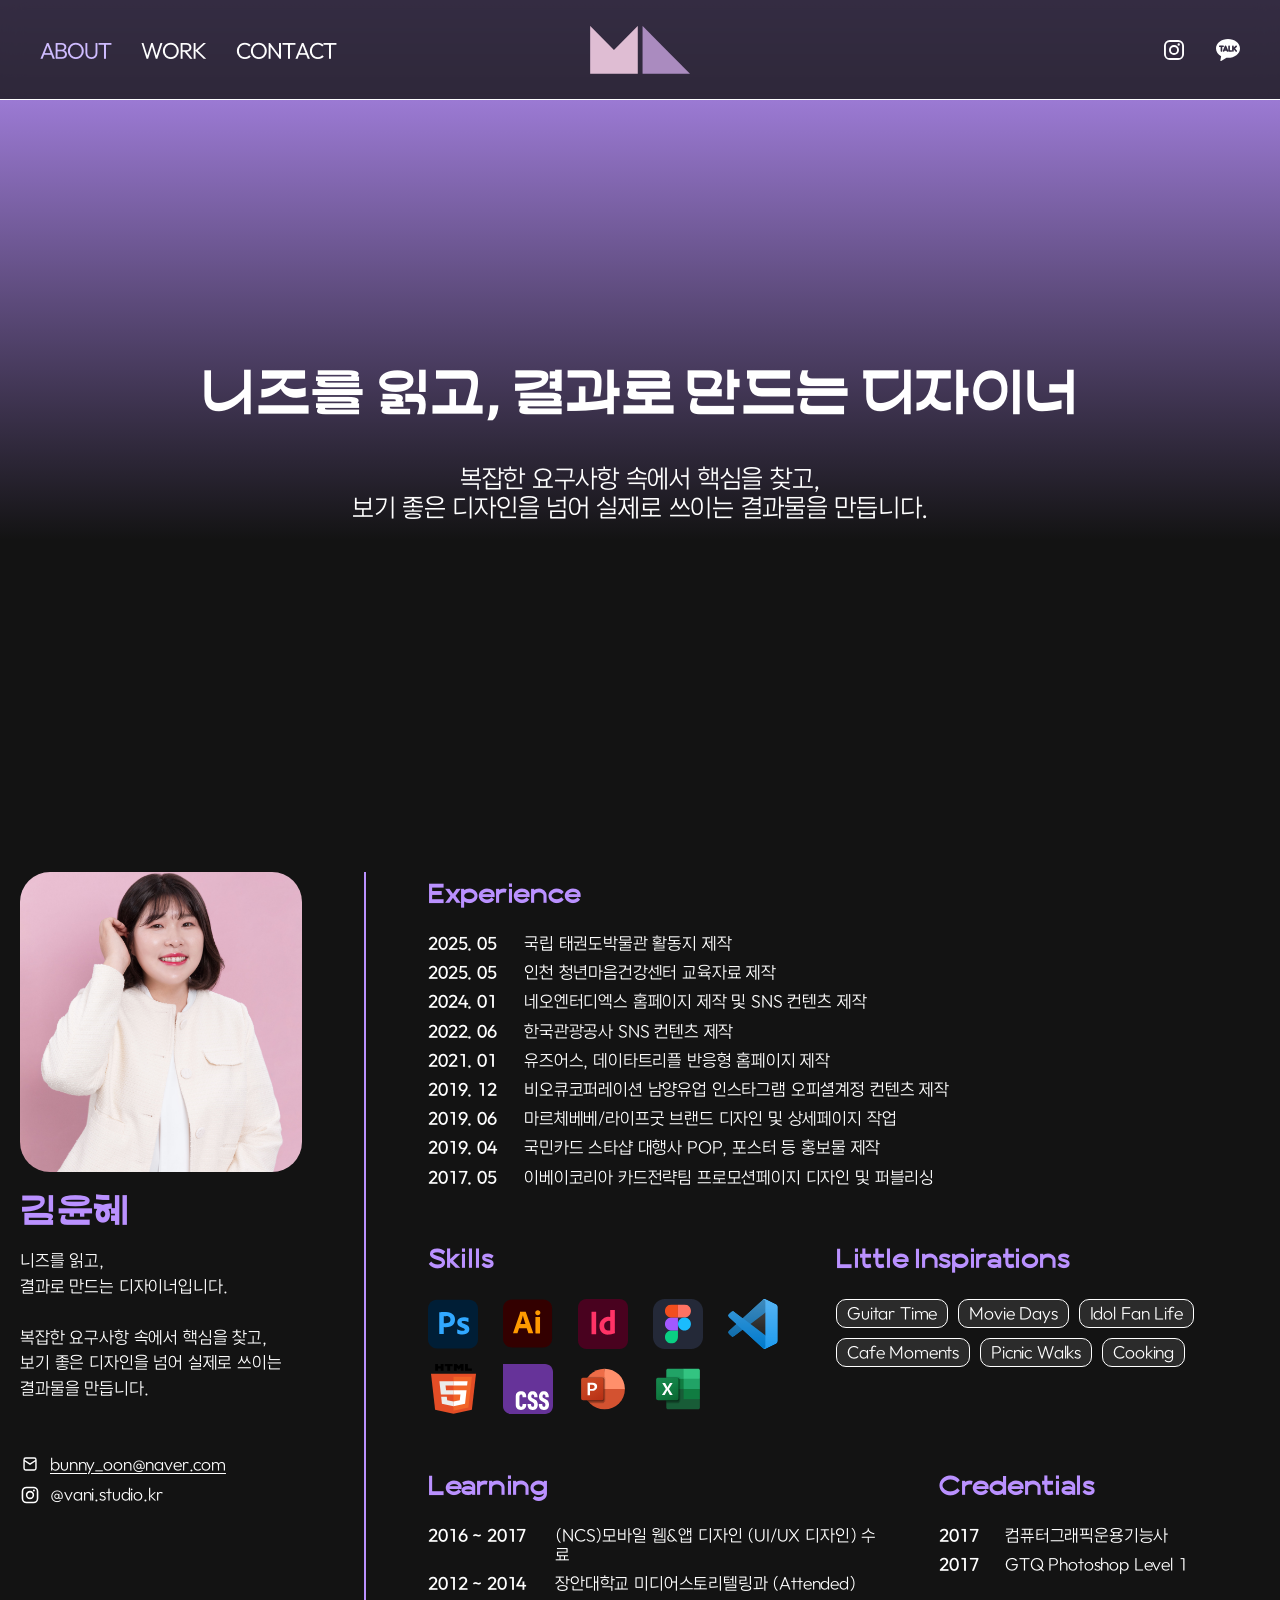
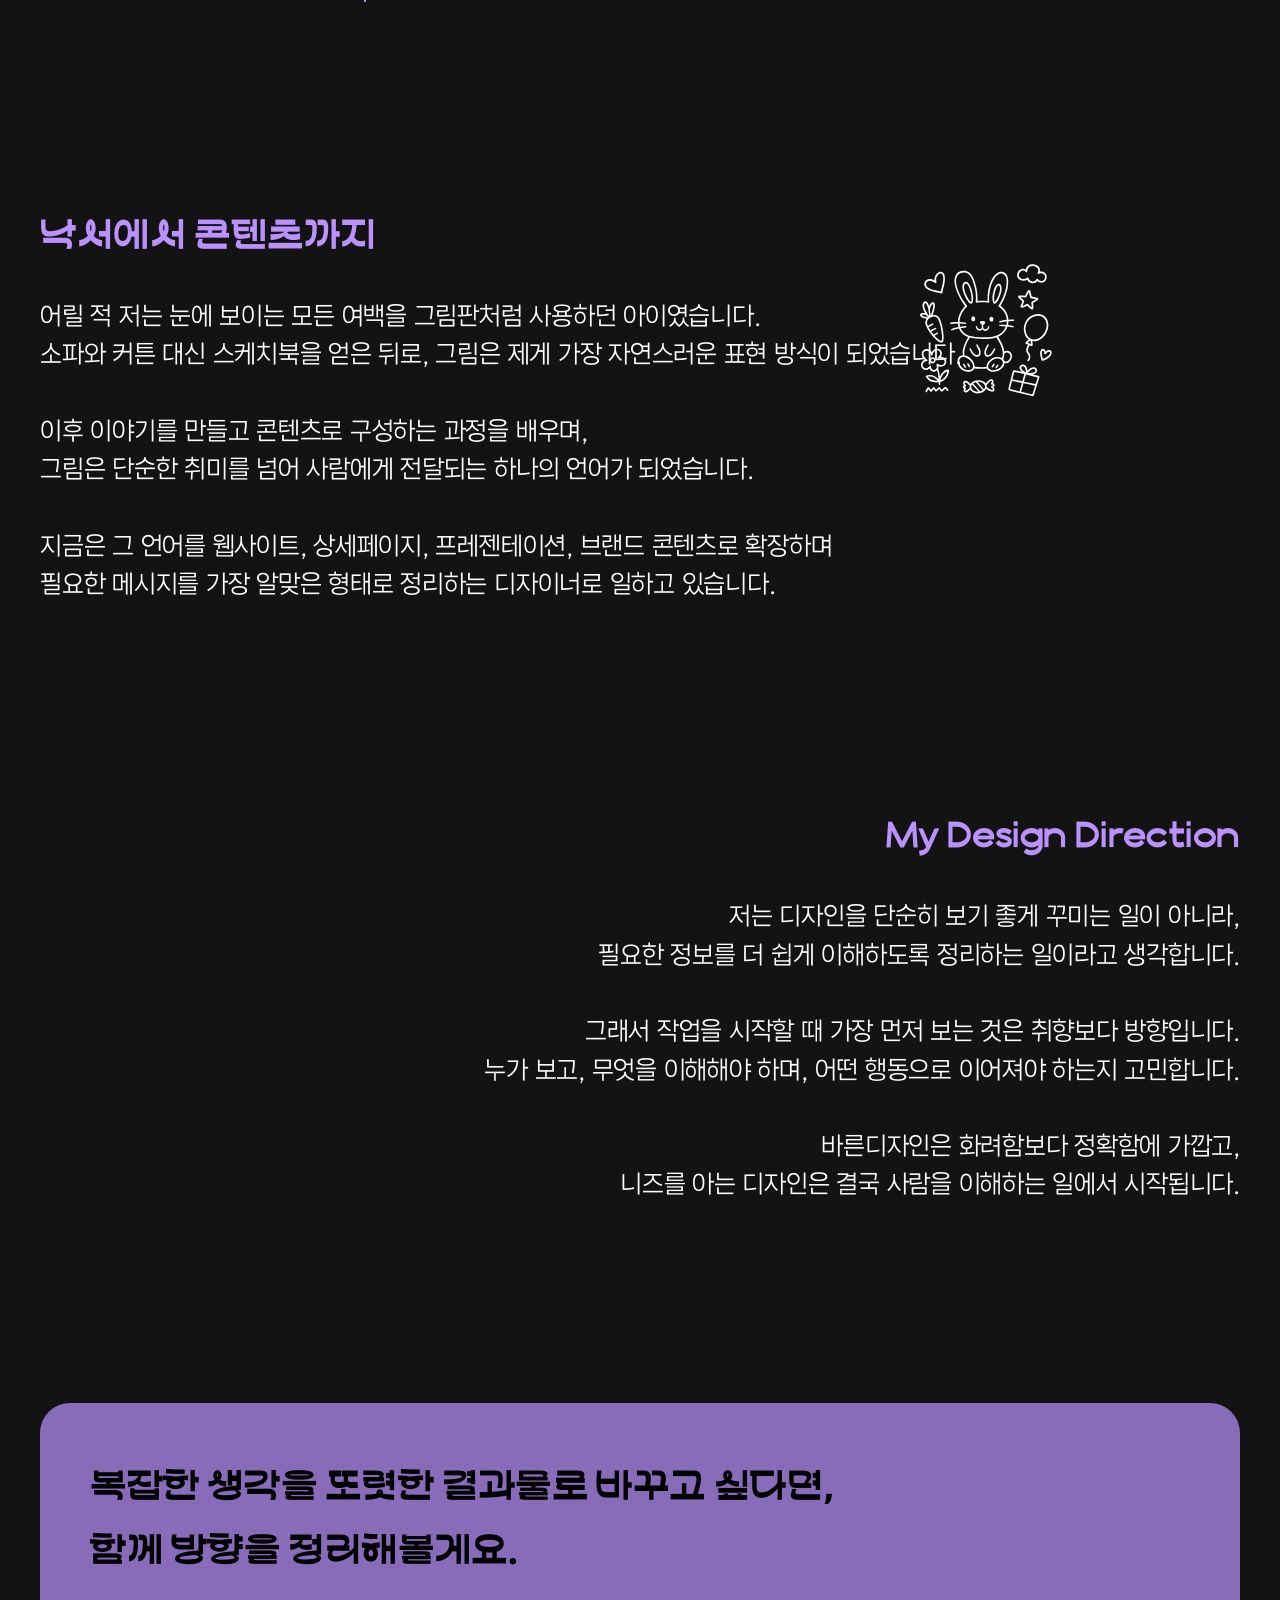
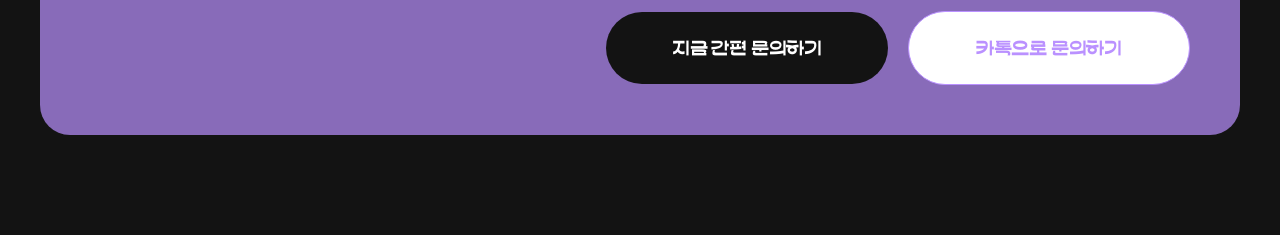
<file: about.html>
﻿<!DOCTYPE html>
<html lang="ko">
  <head>
    <meta charset="UTF-8" />
    <meta name="viewport" content="width=device-width, initial-scale=1.0" />
    <title>About | VANI</title>
    <meta property="og:type" content="website" />
    <meta property="og:title" content="About | VANI" />
    <meta property="og:description" content="니즈를 읽고 결과로 완성하는 디자인 포트폴리오" />
    <meta property="og:image" content="img/cover_img.png" />
    <meta name="twitter:card" content="summary_large_image" />
    <meta name="twitter:image" content="img/cover_img.png" />
    <link rel="stylesheet" href="styles.css" />
    <link rel="apple-touch-icon" sizes="57x57" href="favi/apple-icon-57x57.png" />
    <link rel="apple-touch-icon" sizes="60x60" href="favi/apple-icon-60x60.png" />
    <link rel="apple-touch-icon" sizes="72x72" href="favi/apple-icon-72x72.png" />
    <link rel="apple-touch-icon" sizes="76x76" href="favi/apple-icon-76x76.png" />
    <link rel="apple-touch-icon" sizes="114x114" href="favi/apple-icon-114x114.png" />
    <link rel="apple-touch-icon" sizes="120x120" href="favi/apple-icon-120x120.png" />
    <link rel="apple-touch-icon" sizes="144x144" href="favi/apple-icon-144x144.png" />
    <link rel="apple-touch-icon" sizes="152x152" href="favi/apple-icon-152x152.png" />
    <link rel="apple-touch-icon" sizes="180x180" href="favi/apple-icon-180x180.png" />
    <link rel="icon" type="image/png" sizes="192x192" href="favi/android-icon-192x192.png" />
    <link rel="icon" type="image/png" sizes="32x32" href="favi/favicon-32x32.png" />
    <link rel="icon" type="image/png" sizes="96x96" href="favi/favicon-96x96.png" />
    <link rel="icon" type="image/png" sizes="16x16" href="favi/favicon-16x16.png" />
    <link rel="manifest" href="favi/manifest.json" />
    <meta name="msapplication-TileColor" content="#ffffff" />
    <meta name="msapplication-TileImage" content="favi/ms-icon-144x144.png" />
    <meta name="theme-color" content="#ffffff" />
  </head>
  <body>
    <div id="site-header" data-active-page="about.html"></div>

    <main class="about-page" aria-label="About page">
      <section class="about-hero-section" aria-labelledby="about-hero-title">
        <div class="about-hero-copy">
          <h1 id="about-hero-title">
            <span>니즈를 읽고,</span><br class="about-mobile-break" />
            <span>결과로 만드는 디자이너</span>
          </h1>
          <p>
            <span>복잡한 요구사항 속에서 핵심을 찾고,</span><br />
            <span>보기 좋은 디자인을 넘어</span><span class="about-desktop-tail"> 실제로 쓰이는 결과물을 만듭니다.</span><br class="about-mobile-break" />
            <span class="about-mobile-tail">실제로 쓰이는 결과물을 만듭니다.</span>
          </p>
        </div>
      </section>

      <section class="resume-section" aria-labelledby="resume-title">
        <div class="resume-shell">
          <aside class="resume-profile" aria-label="Profile">
            <figure class="resume-photo">
              <img src="img/250210_프로필사진2.jpg" alt="김윤혜 프로필 사진" />
            </figure>
            <h1 id="resume-title" class="resume-name">김윤혜</h1>
            <p class="resume-intro">
              니즈를 읽고,<br />
              결과로 만드는 디자이너입니다.<br /><br />
              복잡한 요구사항 속에서 핵심을 찾고,<br />
              보기 좋은 디자인을 넘어 실제로 쓰이는<br />
              결과물을 만듭니다.
            </p>
            <address class="resume-contact">
              <a href="mailto:bunny_oon@naver.com" aria-label="이메일 보내기">
                <svg viewBox="0 0 24 24" aria-hidden="true"><path d="M4 6.8A2.8 2.8 0 0 1 6.8 4h10.4A2.8 2.8 0 0 1 20 6.8v10.4a2.8 2.8 0 0 1-2.8 2.8H6.8A2.8 2.8 0 0 1 4 17.2V6.8Zm2.8-1.1a1.1 1.1 0 0 0-1.1 1.1v.3l6.3 4.1 6.3-4.1v-.3a1.1 1.1 0 0 0-1.1-1.1H6.8Zm11.5 3.4-5.8 3.8a.9.9 0 0 1-1 0L5.7 9.1v8.1a1.1 1.1 0 0 0 1.1 1.1h10.4a1.1 1.1 0 0 0 1.1-1.1V9.1Z" /></svg>
                bunny_oon@naver.com
              </a>
              <a href="https://www.instagram.com/vani.studio.kr/" target="_blank" rel="noopener noreferrer" aria-label="인스타그램 열기">
                <svg viewBox="0 0 24 24" aria-hidden="true"><path d="M7.8 2h8.4A5.8 5.8 0 0 1 22 7.8v8.4a5.8 5.8 0 0 1-5.8 5.8H7.8A5.8 5.8 0 0 1 2 16.2V7.8A5.8 5.8 0 0 1 7.8 2Zm0 1.9A3.9 3.9 0 0 0 3.9 7.8v8.4a3.9 3.9 0 0 0 3.9 3.9h8.4a3.9 3.9 0 0 0 3.9-3.9V7.8a3.9 3.9 0 0 0-3.9-3.9H7.8ZM12 7a5 5 0 1 1 0 10 5 5 0 0 1 0-10Zm0 1.9a3.1 3.1 0 1 0 0 6.2 3.1 3.1 0 0 0 0-6.2Zm4.7-3.6a1.2 1.2 0 1 1 0 2.4 1.2 1.2 0 0 1 0-2.4Z" /></svg>
                @vani.studio.kr
              </a>
            </address>
          </aside>

          <span class="resume-divider" aria-hidden="true"></span>

          <div class="resume-details">
            <section class="resume-block resume-experience" aria-labelledby="experience-title">
              <h2 id="experience-title">Experience</h2>
              <div class="resume-list">
                <time>2025. 05</time><p>국립 태권도박물관 활동지 제작</p>
                <time>2025. 05</time><p>인천 청년마음건강센터 교육자료 제작</p>
                <time>2024. 01</time><p>네오엔터디엑스 홈페이지 제작 및 SNS 컨텐츠 제작</p>
                <time>2022. 06</time><p>한국관광공사 SNS 컨텐츠 제작</p>
                <time>2021. 01</time><p>유즈어스, 데이타트리플 반응형 홈페이지 제작</p>
                <time>2019. 12</time><p>비오큐코퍼레이션 남양유업 인스타그램 오피셜계정 컨텐츠 제작</p>
                <time>2019. 06</time><p>마르체베베/라이프굿 브랜드 디자인 및 상세페이지 작업</p>
                <time>2019. 04</time><p>국민카드 스타샵 대행사 POP, 포스터 등 홍보물 제작</p>
                <time>2017. 05</time><p>이베이코리아 카드전략팀 프로모션페이지 디자인 및 퍼블리싱</p>
              </div>
            </section>

            <div class="resume-two-column">
              <section class="resume-block" aria-labelledby="skills-title">
                <h2 id="skills-title">Skills</h2>
                <ul class="skill-grid" aria-label="디자인 및 제작 툴">
                  <li class="skill-badge"><img src="img/skills_photoshop.svg" alt="Photoshop" /></li>
                  <li class="skill-badge"><img src="img/skills_illustrator.svg" alt="Illustrator" /></li>
                  <li class="skill-badge"><img src="img/skills_indesign.svg" alt="InDesign" /></li>
                  <li class="skill-badge"><img src="img/skills_figma.svg" alt="Figma" /></li>
                  <li class="skill-badge"><img src="img/skills_visual-studio-code.svg" alt="Visual Studio Code" /></li>
                  <li class="skill-badge"><img src="img/skills_html-5.svg" alt="HTML5" /></li>
                  <li class="skill-badge"><img src="img/skills_css.svg" alt="CSS" /></li>
                  <li class="skill-badge"><img src="img/skills_powerpoint.svg" alt="PowerPoint" /></li>
                  <li class="skill-badge"><img src="img/skills_excel.svg" alt="Excel" /></li>
                </ul>
              </section>

              <section class="resume-block" aria-labelledby="inspirations-title">
                <h2 id="inspirations-title">Little Inspirations</h2>
                <ul class="inspiration-tags">
                  <li>Guitar Time</li>
                  <li>Movie Days</li>
                  <li>Idol Fan Life</li>
                  <li>Cafe Moments</li>
                  <li>Picnic Walks</li>
                  <li>Cooking</li>
                </ul>
              </section>
            </div>

            <div class="resume-two-column resume-bottom">
              <section class="resume-block" aria-labelledby="learning-title">
                <h2 id="learning-title">Learning</h2>
                <div class="resume-list compact">
                  <time>2016 ~ 2017</time><p>(NCS)모바일 웹&amp;앱 디자인 (UI/UX 디자인) 수료</p>
                  <time>2012 ~ 2014</time><p>장안대학교 미디어스토리텔링과 (Attended)</p>
                </div>
              </section>

              <section class="resume-block" aria-labelledby="credentials-title">
                <h2 id="credentials-title">Credentials</h2>
                <div class="resume-list compact credentials">
                  <time>2017</time><p>컴퓨터그래픽운용기능사</p>
                  <time>2017</time><p>GTQ Photoshop Level 1</p>
                </div>
              </section>
            </div>
          </div>
        </div>
      </section>

      <section class="story-section story-section-01" aria-labelledby="story-title-01">
        <div class="story-inner">
          <div class="story-copy">
            <h2 id="story-title-01">낙서에서 콘텐츠까지</h2>
            <div class="story-text story-text-desktop">
              <p>어릴 적 저는 눈에 보이는 모든 여백을 그림판처럼 사용하던 아이였습니다.</p>
              <p>소파와 커튼 대신 스케치북을 얻은 뒤로, 그림은 제게 가장 자연스러운 표현 방식이 되었습니다.</p>
              <p>이후 이야기를 만들고 콘텐츠로 구성하는 과정을 배우며,</p>
              <p>그림은 단순한 취미를 넘어 사람에게 전달되는 하나의 언어가 되었습니다.</p>
              <p>지금은 그 언어를 웹사이트, 상세페이지, 프레젠테이션, 브랜드 콘텐츠로 확장하며</p>
              <p>필요한 메시지를 가장 알맞은 형태로 정리하는 디자이너로 일하고 있습니다.</p>
            </div>
            <div class="story-text story-text-mobile">
              <p>어릴 적 저는 눈에 보이는 모든 여백을 그림판처럼 사용하던 아이였습니다. 소파와 커튼 대신 스케치북을 얻은 뒤로, 그림은 제게 가장 자연스러운 표현 방식이 되었습니다.</p>
              <p>이후 이야기를 만들고 콘텐츠로 구성하는 과정을 배우며, 그림은 단순한 취미를 넘어 사람에게 전달되는 하나의 언어가 되었습니다.</p>
              <p>지금은 그 언어를 웹사이트, 상세페이지, 프레젠테이션, 브랜드 콘텐츠로 확장하며 필요한 메시지를 가장 알맞은 형태로 정리하는 디자이너로 일하고 있습니다.</p>
            </div>
          </div>
          <img class="story-doodle" src="img/story_doodle.svg" alt="" aria-hidden="true" />
        </div>
      </section>

      <section class="story-section story-section-02" aria-labelledby="story-title-02">
        <div class="story-inner story-inner-right">
          <div class="story-copy">
            <h2 id="story-title-02">My Design Direction</h2>
            <div class="story-text story-text-desktop">
              <p>저는 디자인을 단순히 보기 좋게 꾸미는 일이 아니라,</p>
              <p>필요한 정보를 더 쉽게 이해하도록 정리하는 일이라고 생각합니다.</p>
              <p>그래서 작업을 시작할 때 가장 먼저 보는 것은 취향보다 방향입니다.</p>
              <p>누가 보고, 무엇을 이해해야 하며, 어떤 행동으로 이어져야 하는지 고민합니다.</p>
              <p>바른디자인은 화려함보다 정확함에 가깝고,</p>
              <p>니즈를 아는 디자인은 결국 사람을 이해하는 일에서 시작됩니다.</p>
            </div>
            <div class="story-text story-text-mobile">
              <p>저는 디자인을 단순히 보기 좋게 꾸미는 일이 아니라,</p>
              <p>필요한 정보를 더 쉽게 이해하도록</p>
              <p>정리하는 일이라고 생각합니다.</p>
              <p>그래서 작업을 시작할 때 가장 먼저 보는 것은</p>
              <p>취향보다 방향입니다.</p>
              <p>누가 보고, 무엇을 이해해야 하며,</p>
              <p>어떤 행동으로 이어져야 하는지 고민합니다.</p>
              <p>바른디자인은 화려함보다 정확함에 가깝고,</p>
              <p>니즈를 아는 디자인은 결국</p>
              <p>사람을 이해하는 일에서 시작됩니다.</p>
            </div>
          </div>
        </div>
      </section>

      <section class="story-section story-section-03" aria-label="문의하기">
        <div class="story-cta">
          <h2>
            복잡한 생각을 <br class="story-mobile-break" />
            또렷한 결과물로 <br class="story-mobile-break" />
            바꾸고 싶다면,<br />
            함께 방향을 <br class="story-mobile-break" />
            정리해볼게요.
          </h2>
          <div class="story-actions">
            <a class="story-btn story-btn-dark" href="contact.html">지금 간편 문의하기</a>
            <a class="story-btn story-btn-light" href="https://open.kakao.com/me/vanistudio" target="_blank" rel="noopener noreferrer">카톡으로 문의하기</a>
          </div>
        </div>
      </section>
    </main>
    <script src="script.js"></script>
  </body>
</html>
</file>
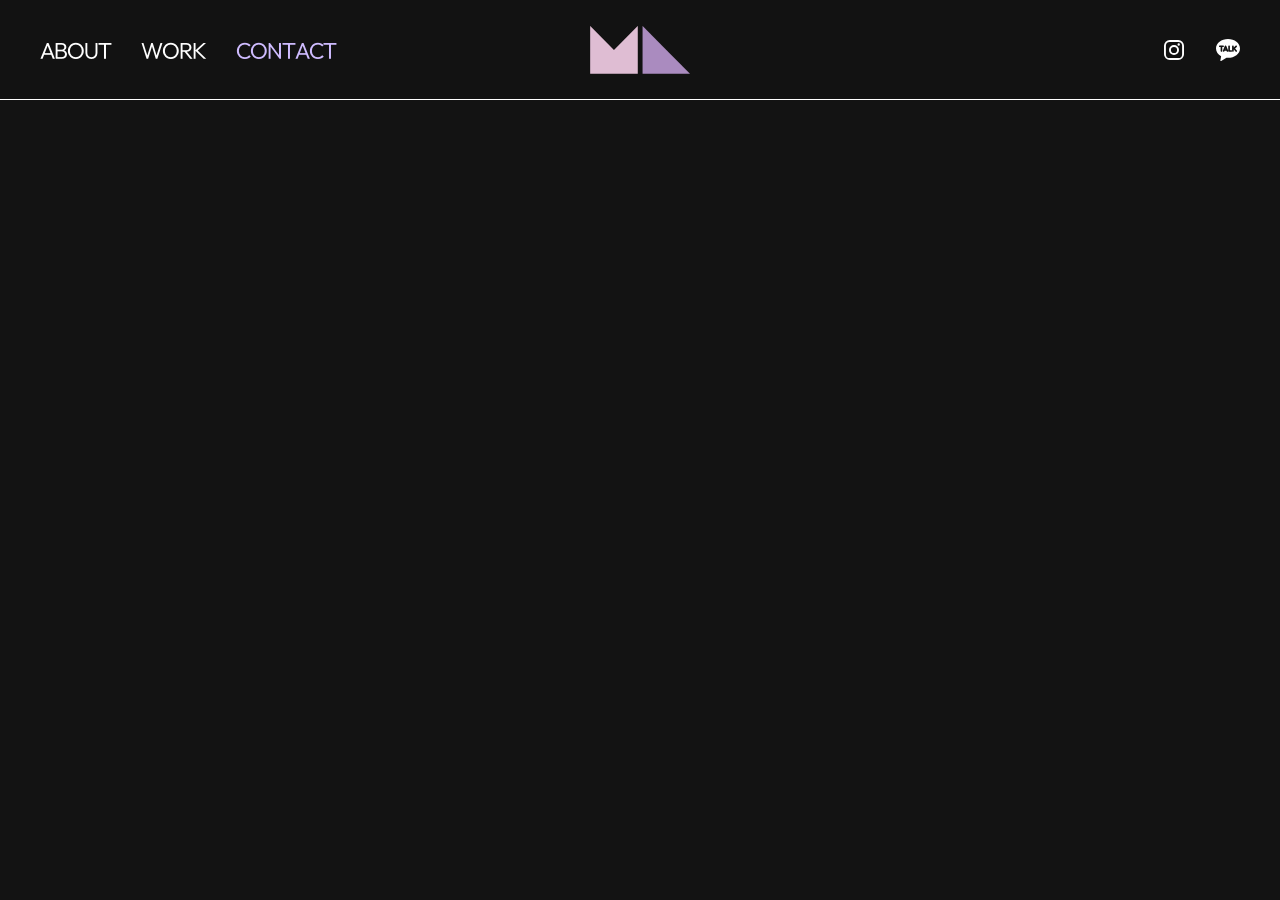
<file: contact.html>
﻿<!DOCTYPE html>
<html lang="ko">
  <head>
    <meta charset="UTF-8" />
    <meta name="viewport" content="width=device-width, initial-scale=1.0" />
    <title>Contact | VANI</title>
    <meta property="og:type" content="website" />
    <meta property="og:title" content="Contact | VANI" />
    <meta property="og:description" content="니즈를 읽고 결과로 완성하는 디자인 포트폴리오" />
    <meta property="og:image" content="img/cover_img.png" />
    <meta name="twitter:card" content="summary_large_image" />
    <meta name="twitter:image" content="img/cover_img.png" />
    <link rel="stylesheet" href="styles.css" />
    <link rel="apple-touch-icon" sizes="57x57" href="favi/apple-icon-57x57.png" />
    <link rel="apple-touch-icon" sizes="60x60" href="favi/apple-icon-60x60.png" />
    <link rel="apple-touch-icon" sizes="72x72" href="favi/apple-icon-72x72.png" />
    <link rel="apple-touch-icon" sizes="76x76" href="favi/apple-icon-76x76.png" />
    <link rel="apple-touch-icon" sizes="114x114" href="favi/apple-icon-114x114.png" />
    <link rel="apple-touch-icon" sizes="120x120" href="favi/apple-icon-120x120.png" />
    <link rel="apple-touch-icon" sizes="144x144" href="favi/apple-icon-144x144.png" />
    <link rel="apple-touch-icon" sizes="152x152" href="favi/apple-icon-152x152.png" />
    <link rel="apple-touch-icon" sizes="180x180" href="favi/apple-icon-180x180.png" />
    <link rel="icon" type="image/png" sizes="192x192" href="favi/android-icon-192x192.png" />
    <link rel="icon" type="image/png" sizes="32x32" href="favi/favicon-32x32.png" />
    <link rel="icon" type="image/png" sizes="96x96" href="favi/favicon-96x96.png" />
    <link rel="icon" type="image/png" sizes="16x16" href="favi/favicon-16x16.png" />
    <link rel="manifest" href="favi/manifest.json" />
    <meta name="msapplication-TileColor" content="#ffffff" />
    <meta name="msapplication-TileImage" content="favi/ms-icon-144x144.png" />
    <meta name="theme-color" content="#ffffff" />
  </head>
  <body>
    <div id="site-header" data-active-page="contact.html"></div>

    <main class="blank-page" aria-label="Contact 페이지"></main>
    <script src="script.js"></script>
  </body>
</html>
</file>
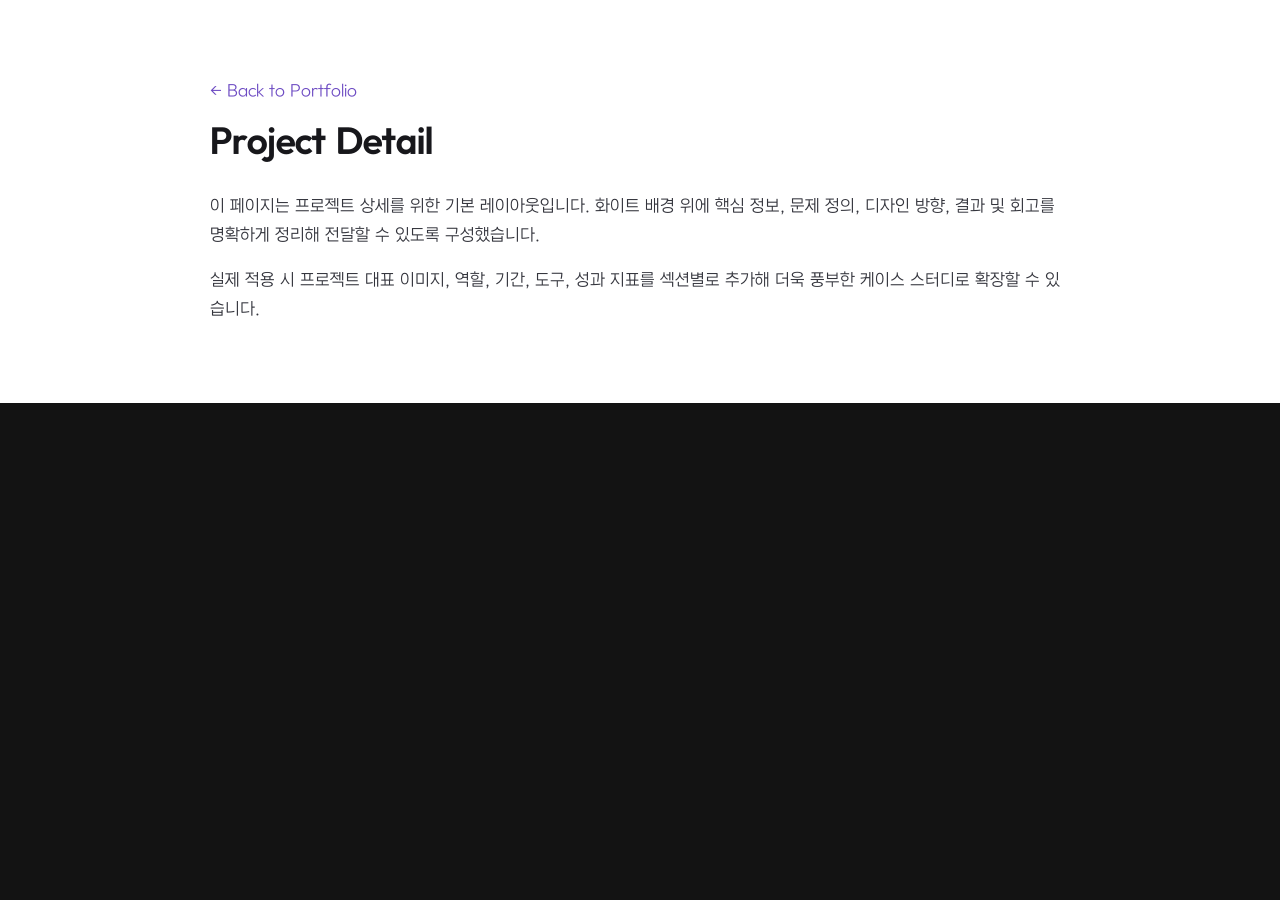
<file: detail-brand.html>
<!DOCTYPE html>
<html lang="ko">
  <head>
    <meta charset="UTF-8" />
    <meta name="viewport" content="width=device-width, initial-scale=1.0" />
    <title>Portfolio Detail | VANI</title>
    <meta property="og:type" content="website" />
    <meta property="og:title" content="Portfolio Detail | VANI" />
    <meta property="og:description" content="니즈를 읽고 결과로 완성하는 디자인 포트폴리오" />
    <meta property="og:image" content="img/cover_img.png" />
    <meta name="twitter:card" content="summary_large_image" />
    <meta name="twitter:image" content="img/cover_img.png" />
    <link rel="stylesheet" href="styles.css" />
    <link rel="apple-touch-icon" sizes="57x57" href="favi/apple-icon-57x57.png" />
    <link rel="apple-touch-icon" sizes="60x60" href="favi/apple-icon-60x60.png" />
    <link rel="apple-touch-icon" sizes="72x72" href="favi/apple-icon-72x72.png" />
    <link rel="apple-touch-icon" sizes="76x76" href="favi/apple-icon-76x76.png" />
    <link rel="apple-touch-icon" sizes="114x114" href="favi/apple-icon-114x114.png" />
    <link rel="apple-touch-icon" sizes="120x120" href="favi/apple-icon-120x120.png" />
    <link rel="apple-touch-icon" sizes="144x144" href="favi/apple-icon-144x144.png" />
    <link rel="apple-touch-icon" sizes="152x152" href="favi/apple-icon-152x152.png" />
    <link rel="apple-touch-icon" sizes="180x180" href="favi/apple-icon-180x180.png" />
    <link rel="icon" type="image/png" sizes="192x192" href="favi/android-icon-192x192.png" />
    <link rel="icon" type="image/png" sizes="32x32" href="favi/favicon-32x32.png" />
    <link rel="icon" type="image/png" sizes="96x96" href="favi/favicon-96x96.png" />
    <link rel="icon" type="image/png" sizes="16x16" href="favi/favicon-16x16.png" />
    <link rel="manifest" href="favi/manifest.json" />
    <meta name="msapplication-TileColor" content="#ffffff" />
    <meta name="msapplication-TileImage" content="favi/ms-icon-144x144.png" />
    <meta name="theme-color" content="#ffffff" />
  </head>
  <body class="detail-page">
    <main class="detail-wrapper">
      <header class="detail-header">
        <a href="index.html">← Back to Portfolio</a>
        <h1>Project Detail</h1>
      </header>
      <section class="detail-content">
        <p>
          이 페이지는 프로젝트 상세를 위한 기본 레이아웃입니다. 화이트 배경 위에
          핵심 정보, 문제 정의, 디자인 방향, 결과 및 회고를 명확하게 정리해
          전달할 수 있도록 구성했습니다.
        </p>
        <p>
          실제 적용 시 프로젝트 대표 이미지, 역할, 기간, 도구, 성과 지표를 섹션별로
          추가해 더욱 풍부한 케이스 스터디로 확장할 수 있습니다.
        </p>
      </section>
    </main>
  </body>
</html>
</file>
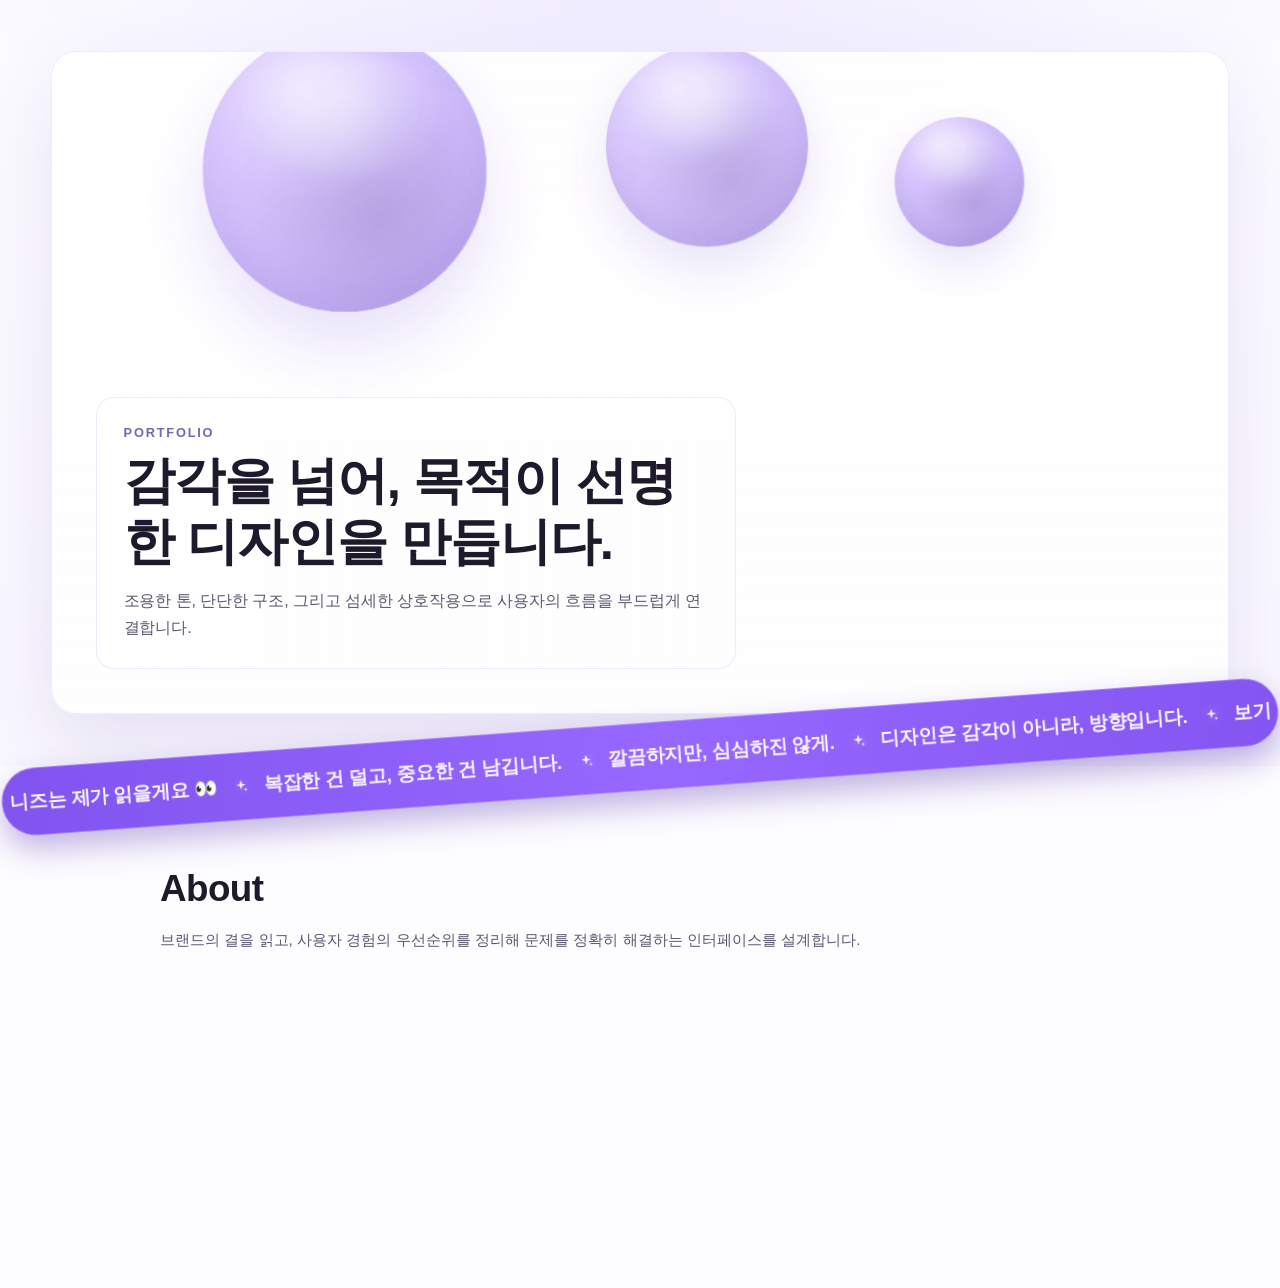
<file: hero-interaction.html>
<!DOCTYPE html>
<html lang="ko">
<head>
  <meta charset="UTF-8" />
  <meta name="viewport" content="width=device-width, initial-scale=1.0" />
  <title>Portfolio Hero Interaction</title>
  <meta property="og:type" content="website" />
  <meta property="og:title" content="VANI Portfolio" />
  <meta property="og:description" content="니즈를 읽고 결과로 완성하는 디자인 포트폴리오" />
  <meta property="og:image" content="img/cover_img.png" />
  <meta name="twitter:card" content="summary_large_image" />
  <meta name="twitter:image" content="img/cover_img.png" />
  <style>
    :root {
      --bg: #f8f7fc;
      --surface: #fdfcff;
      --text: #1e1a2b;
      --muted: #5e5772;
      --accent: #8c63ff;
      --accent-dark: #6f46de;
      --marquee-text: #f8f3ff;
    }

    * { box-sizing: border-box; }

    html,
    body {
      margin: 0;
      padding: 0;
      background: var(--bg);
      color: var(--text);
      font-family: "Pretendard", "Noto Sans KR", "Apple SD Gothic Neo", "Malgun Gothic", sans-serif;
      -webkit-font-smoothing: antialiased;
      text-rendering: optimizeLegibility;
    }

    main {
      overflow-x: clip;
    }

    .hero {
      position: relative;
      width: 100%;
      min-height: min(82vh, 980px);
      display: grid;
      place-items: center;
      padding: clamp(2rem, 4vw, 4rem);
      background:
        radial-gradient(1000px 500px at 50% -10%, rgba(170, 148, 255, 0.18), transparent 70%),
        linear-gradient(180deg, #fcfbff 0%, #f9f7ff 100%);
      isolation: isolate;
    }

    .hero__frame {
      position: relative;
      width: min(1200px, 100%);
      aspect-ratio: 16 / 9;
      border-radius: clamp(24px, 2vw, 36px);
      background: linear-gradient(180deg, rgba(255,255,255,0.92), rgba(255,255,255,0.82));
      border: 1px solid rgba(144, 114, 236, 0.13);
      box-shadow:
        0 32px 80px rgba(88, 63, 160, 0.12),
        inset 0 1px 0 rgba(255,255,255,0.9);
      overflow: hidden;
    }

    .hero__orbs {
      position: absolute;
      inset: 0;
      pointer-events: none;
    }

    .orb {
      position: absolute;
      border-radius: 50%;
      will-change: transform, opacity;
      background:
        radial-gradient(circle at 35% 22%, rgba(255,255,255,0.55), rgba(255,255,255,0.12) 28%, rgba(255,255,255,0.03) 38%, transparent 52%),
        radial-gradient(circle at 62% 66%, rgba(45, 27, 86, 0.18), rgba(45, 27, 86, 0.03) 48%, transparent 75%),
        linear-gradient(135deg, rgba(207, 185, 255, 0.78), rgba(150, 117, 238, 0.62));
      filter: blur(0.2px) saturate(108%);
      opacity: 0.88;
      transform: translate3d(0, 0, 0);
    }

    .orb::before {
      content: "";
      position: absolute;
      inset: 10% 12% auto;
      height: 42%;
      border-radius: 50%;
      background: radial-gradient(circle at 50% 35%, rgba(255,255,255,0.46), rgba(255,255,255,0.08) 62%, transparent 76%);
      filter: blur(6px);
      opacity: 0.85;
    }

    .orb--1 {
      width: clamp(190px, 22vw, 320px);
      height: clamp(190px, 22vw, 320px);
      box-shadow:
        0 36px 68px rgba(134, 102, 218, 0.22),
        inset 0 -18px 36px rgba(75, 45, 145, 0.15);
    }

    .orb--2 {
      width: clamp(130px, 16vw, 230px);
      height: clamp(130px, 16vw, 230px);
      opacity: 0.82;
      box-shadow:
        0 24px 56px rgba(116, 84, 203, 0.2),
        inset 0 -14px 28px rgba(63, 39, 126, 0.16);
    }

    .orb--3 {
      width: clamp(88px, 10vw, 150px);
      height: clamp(88px, 10vw, 150px);
      opacity: 0.9;
      box-shadow:
        0 18px 46px rgba(124, 95, 209, 0.2),
        inset 0 -10px 20px rgba(55, 34, 112, 0.15);
    }

    .hero__content {
      position: relative;
      z-index: 2;
      height: 100%;
      display: flex;
      align-items: flex-end;
      padding: clamp(1.3rem, 3.4vw, 3rem);
    }

    .hero__copy {
      max-width: min(72ch, 75%);
      backdrop-filter: blur(4px);
      background: linear-gradient(90deg, rgba(255,255,255,0.6), rgba(255,255,255,0.2));
      border: 1px solid rgba(153, 126, 232, 0.16);
      border-radius: 18px;
      padding: clamp(1rem, 2.1vw, 1.8rem);
    }

    .hero__eyebrow {
      margin: 0 0 0.6rem;
      font-size: clamp(0.78rem, 1vw, 0.95rem);
      letter-spacing: 0.14em;
      text-transform: uppercase;
      color: rgba(108, 88, 171, 0.92);
      font-weight: 600;
    }

    h1 {
      margin: 0;
      font-weight: 600;
      font-size: clamp(1.6rem, 4vw, 3.2rem);
      line-height: 1.2;
      letter-spacing: -0.02em;
    }

    .hero__description {
      margin: 0.9rem 0 0;
      color: var(--muted);
      line-height: 1.7;
      font-size: clamp(0.94rem, 1.25vw, 1.08rem);
      letter-spacing: -0.005em;
    }

    .marquee-wrap {
      position: relative;
      z-index: 5;
      margin-top: clamp(-2.6rem, -5vw, -3.6rem);
      margin-bottom: clamp(-1.6rem, -2.5vw, -2rem);
      display: flex;
      justify-content: center;
      pointer-events: none;
    }

    .marquee {
      width: min(120vw, 1600px);
      background: linear-gradient(90deg, #8154f0, #9668ff 52%, #8455f1);
      color: var(--marquee-text);
      height: clamp(50px, 6vw, 68px);
      border-radius: 999px;
      transform: rotate(-4.2deg);
      box-shadow: 0 14px 30px rgba(92, 59, 179, 0.36);
      overflow: hidden;
      border: 1px solid rgba(255,255,255,0.26);
      display: flex;
      align-items: center;
    }

    .marquee__track {
      display: flex;
      align-items: center;
      width: max-content;
      min-width: 200%;
      animation: marqueeScroll 32s linear infinite;
      will-change: transform;
    }

    .marquee__group {
      display: inline-flex;
      align-items: center;
      white-space: nowrap;
      padding-right: 2.6rem;
    }

    .marquee__item {
      display: inline-flex;
      align-items: center;
      gap: 1rem;
      font-size: clamp(0.9rem, 1.6vw, 1.18rem);
      font-weight: 600;
      letter-spacing: -0.01em;
      padding: 0 0.45rem;
    }

    .star {
      width: 16px;
      height: 16px;
      flex: 0 0 auto;
      opacity: 0.96;
      filter: drop-shadow(0 0 5px rgba(248, 235, 255, 0.38));
    }

    @keyframes marqueeScroll {
      from { transform: translate3d(0, 0, 0); }
      to { transform: translate3d(-50%, 0, 0); }
    }

    .about {
      background: var(--surface);
      min-height: 58vh;
      padding: clamp(5rem, 8vw, 8rem) clamp(1.2rem, 5vw, 5rem) clamp(3rem, 6vw, 5rem);
    }

    .about__inner {
      max-width: 960px;
      margin: 0 auto;
    }

    .about h2 {
      margin: 0 0 1rem;
      font-size: clamp(1.4rem, 3vw, 2.3rem);
      letter-spacing: -0.015em;
    }

    .about p {
      margin: 0;
      color: var(--muted);
      line-height: 1.8;
      font-size: clamp(0.95rem, 1.2vw, 1.06rem);
    }

    @media (max-width: 900px) {
      .hero__frame { aspect-ratio: 16 / 11; }
      .hero__copy { max-width: 92%; }
      .marquee { transform: rotate(-3.4deg); }
    }

    @media (max-width: 600px) {
      .hero { min-height: 70vh; padding: 1rem; }
      .hero__frame { border-radius: 22px; aspect-ratio: 9 / 12; }
      .hero__content { align-items: flex-end; }
      .marquee {
        width: 132vw;
        border-radius: 26px;
        transform: rotate(-3deg);
      }
    }

    @media (prefers-reduced-motion: reduce) {
      .marquee__track { animation-duration: 65s; }
    }
  </style>
</head>
<body>
  <main>
    <section class="hero" aria-labelledby="hero-title">
      <div class="hero__frame" id="heroFrame">
        <div class="hero__orbs" aria-hidden="true">
          <span class="orb orb--1"></span>
          <span class="orb orb--2"></span>
          <span class="orb orb--3"></span>
        </div>
        <div class="hero__content">
          <div class="hero__copy">
            <p class="hero__eyebrow">PORTFOLIO</p>
            <h1 id="hero-title">감각을 넘어, 목적이 선명한 디자인을 만듭니다.</h1>
            <p class="hero__description">조용한 톤, 단단한 구조, 그리고 섬세한 상호작용으로 사용자의 흐름을 부드럽게 연결합니다.</p>
          </div>
        </div>
      </div>
    </section>

    <div class="marquee-wrap" aria-hidden="true">
      <section class="marquee">
        <div class="marquee__track">
          <div class="marquee__group" id="groupA"></div>
          <div class="marquee__group" id="groupB"></div>
        </div>
      </section>
    </div>

    <section class="about" aria-labelledby="about-title">
      <div class="about__inner">
        <h2 id="about-title">About</h2>
        <p>브랜드의 결을 읽고, 사용자 경험의 우선순위를 정리해 문제를 정확히 해결하는 인터페이스를 설계합니다.</p>
      </div>
    </section>
  </main>

  <script>
    (() => {
      const heroFrame = document.getElementById('heroFrame');
      const orbs = Array.from(document.querySelectorAll('.orb'));
      const mouse = { x: window.innerWidth * 0.5, y: window.innerHeight * 0.25, active: false };

      const orbConfig = [
        { baseX: 0.24, baseY: 0.18, driftX: 42, driftY: 24, speed: 0.00034, phase: 1.2, repel: 130, bobAmp: 6.4, bobFreq: 0.0016, elast: 0.065 },
        { baseX: 0.56, baseY: 0.14, driftX: 32, driftY: 18, speed: 0.00042, phase: 3.5, repel: 105, bobAmp: 5.2, bobFreq: 0.0019, elast: 0.072 },
        { baseX: 0.77, baseY: 0.2, driftX: 24, driftY: 16, speed: 0.00051, phase: 5.4, repel: 88, bobAmp: 4.4, bobFreq: 0.0022, elast: 0.078 }
      ];

      const state = orbConfig.map((cfg) => ({
        cfg,
        x: 0,
        y: 0,
        vx: 0,
        vy: 0,
        scale: 1
      }));

      const clamp = (v, min, max) => Math.max(min, Math.min(max, v));

      const getRectData = () => {
        const rect = heroFrame.getBoundingClientRect();
        return {
          left: rect.left,
          top: rect.top,
          width: rect.width,
          height: rect.height
        };
      };

      let frameRect = getRectData();

      const recalcBase = () => {
        frameRect = getRectData();
        state.forEach((s, i) => {
          s.x = frameRect.width * orbConfig[i].baseX;
          s.y = frameRect.height * orbConfig[i].baseY;
        });
      };

      recalcBase();

      const onPointer = (clientX, clientY) => {
        mouse.x = clientX;
        mouse.y = clientY;
        mouse.active = true;
      };

      window.addEventListener('pointermove', (e) => onPointer(e.clientX, e.clientY), { passive: true });
      window.addEventListener('pointerdown', (e) => onPointer(e.clientX, e.clientY), { passive: true });
      window.addEventListener('pointerleave', () => { mouse.active = false; });
      window.addEventListener('resize', recalcBase, { passive: true });

      let lastTime = performance.now();

      const animate = (now) => {
        const dt = Math.min((now - lastTime) / 16.666, 1.8);
        lastTime = now;

        frameRect = getRectData();

        state.forEach((s, i) => {
          const c = s.cfg;
          const t = now;

          const driftX = Math.sin(t * c.speed + c.phase) * c.driftX + Math.sin(t * c.speed * 0.63 + c.phase * 1.9) * c.driftX * 0.42;
          const driftY = Math.cos(t * c.speed * 0.82 + c.phase * 0.7) * c.driftY + Math.sin(t * c.speed * 0.37 + c.phase * 2.1) * c.driftY * 0.46;
          const bob = Math.sin(t * c.bobFreq + c.phase * 1.5) * c.bobAmp;

          const homeX = frameRect.width * c.baseX + driftX;
          const homeY = frameRect.height * c.baseY + driftY + bob;

          let repelX = 0;
          let repelY = 0;

          if (mouse.active) {
            const orbScreenX = frameRect.left + s.x;
            const orbScreenY = frameRect.top + s.y;
            const dx = orbScreenX - mouse.x;
            const dy = orbScreenY - mouse.y;
            const dist = Math.hypot(dx, dy);

            if (dist < c.repel) {
              const ratio = (c.repel - dist) / c.repel;
              const easing = ratio * ratio * (3 - 2 * ratio);
              const ux = dx / (dist || 1);
              const uy = dy / (dist || 1);
              const force = 2.4 * easing;
              repelX = ux * force;
              repelY = uy * force;
            }
          }

          const springX = (homeX - s.x) * c.elast;
          const springY = (homeY - s.y) * c.elast;

          s.vx = (s.vx + springX + repelX) * 0.92;
          s.vy = (s.vy + springY + repelY) * 0.92;

          s.x += s.vx * dt;
          s.y += s.vy * dt;

          const maxPad = 28;
          s.x = clamp(s.x, -maxPad, frameRect.width + maxPad);
          s.y = clamp(s.y, -maxPad, frameRect.height * 0.56);

          const pulse = 1 + Math.sin(t * c.bobFreq * 0.9 + c.phase) * 0.018;
          s.scale += (pulse - s.scale) * 0.08;

          orbs[i].style.transform = `translate3d(${s.x}px, ${s.y}px, 0) translate(-50%, -50%) scale(${s.scale})`;
        });

        requestAnimationFrame(animate);
      };

      requestAnimationFrame(animate);

      const sentences = [
        '니즈는 제가 읽을게요 👀',
        '복잡한 건 덜고, 중요한 건 남깁니다.',
        '깔끔하지만, 심심하진 않게.',
        '디자인은 감각이 아니라, 방향입니다.',
        '보기 좋은 디자인보다, 잘 쓰이는 디자인.',
        '고민은 줄이고, 결과는 또렷하게.'
      ];

      const starSvg = `
        <svg class="star" viewBox="0 0 24 24" fill="none" xmlns="http://www.w3.org/2000/svg" aria-hidden="true" focusable="false">
          <path d="M12 2.8L13.8 8.2L19.2 10L13.8 11.8L12 17.2L10.2 11.8L4.8 10L10.2 8.2L12 2.8Z" fill="currentColor"/>
          <path d="M18.8 14.2L19.6 16.4L21.8 17.2L19.6 18L18.8 20.2L18 18L15.8 17.2L18 16.4L18.8 14.2Z" fill="currentColor" opacity="0.9"/>
        </svg>`;

      const createMarqueeItems = () =>
        sentences
          .map((sentence) => `<span class="marquee__item"><span>${sentence}</span>${starSvg}</span>`)
          .join('');

      const groupA = document.getElementById('groupA');
      const groupB = document.getElementById('groupB');
      const html = createMarqueeItems();
      groupA.innerHTML = html;
      groupB.innerHTML = html;
    })();
  </script>
</body>
</html>
</file>
<file: styles.css>
﻿:root {
  --bg: #131313;
  --surface: #12101a;
  --text: #f4f2f9;
  --muted: #b8aecf;
  --accent: #b18aff;
  --accent-soft: #cfbcff;
  --border: #2a2438;
  --transition: 0.3s ease;
  --header-height: 100px;
  --story-content-max: 1200px;
  --story-side-padding: max(40px, calc((100vw - var(--story-content-max)) / 2));
  --main-content-max: 1200px;
  --main-side-padding: max(40px, calc((100vw - var(--main-content-max)) / 2));
}

@font-face {
  font-family: "AtoZ";
  src: url("./?먯씠?ъ?泥?woff2-v1.001/?먯씠?ъ?泥?1Thin.woff2") format("woff2");
  font-weight: 100;
  font-style: normal;
  font-display: swap;
}

@font-face {
  font-family: "AtoZ";
  src: url("./?먯씠?ъ?泥?woff2-v1.001/?먯씠?ъ?泥?2ExtraLight.woff2") format("woff2");
  font-weight: 200;
  font-style: normal;
  font-display: swap;
}

@font-face {
  font-family: "AtoZ";
  src: url("./?먯씠?ъ?泥?woff2-v1.001/?먯씠?ъ?泥?3Light.woff2") format("woff2");
  font-weight: 300;
  font-style: normal;
  font-display: swap;
}

@font-face {
  font-family: "AtoZ";
  src: url("./?먯씠?ъ?泥?woff2-v1.001/?먯씠?ъ?泥?4Regular.woff2") format("woff2");
  font-weight: 400;
  font-style: normal;
  font-display: swap;
}

@font-face {
  font-family: "AtoZ";
  src: url("./?먯씠?ъ?泥?woff2-v1.001/?먯씠?ъ?泥?5Medium.woff2") format("woff2");
  font-weight: 500;
  font-style: normal;
  font-display: swap;
}

@font-face {
  font-family: "AtoZ";
  src: url("./?먯씠?ъ?泥?woff2-v1.001/?먯씠?ъ?泥?6SemiBold.woff2") format("woff2");
  font-weight: 600;
  font-style: normal;
  font-display: swap;
}

@font-face {
  font-family: "AtoZ";
  src: url("./?먯씠?ъ?泥?woff2-v1.001/?먯씠?ъ?泥?7Bold.woff2") format("woff2");
  font-weight: 700;
  font-style: normal;
  font-display: swap;
}

@font-face {
  font-family: "AtoZ";
  src: url("./?먯씠?ъ?泥?woff2-v1.001/?먯씠?ъ?泥?8ExtraBold.woff2") format("woff2");
  font-weight: 800;
  font-style: normal;
  font-display: swap;
}

@font-face {
  font-family: "AtoZ";
  src: url("./?먯씠?ъ?泥?woff2-v1.001/?먯씠?ъ?泥?9Black.woff2") format("woff2");
  font-weight: 900;
  font-style: normal;
  font-display: swap;
}

@font-face {
  font-family: "AtoZ";
  src: url("./%EC%97%90%EC%9D%B4%ED%88%AC%EC%A7%80%EC%B2%B4-woff2-v1.001/%EC%97%90%EC%9D%B4%ED%88%AC%EC%A7%80%EC%B2%B4-4Regular.woff2") format("woff2");
  font-weight: 400;
  font-style: normal;
  font-display: swap;
}

@font-face {
  font-family: "AtoZ";
  src: url("./%EC%97%90%EC%9D%B4%ED%88%AC%EC%A7%80%EC%B2%B4-woff2-v1.001/%EC%97%90%EC%9D%B4%ED%88%AC%EC%A7%80%EC%B2%B4-3Light.woff2") format("woff2");
  font-weight: 300;
  font-style: normal;
  font-display: swap;
}

@font-face {
  font-family: "AtoZ";
  src: url("./%EC%97%90%EC%9D%B4%ED%88%AC%EC%A7%80%EC%B2%B4-woff2-v1.001/%EC%97%90%EC%9D%B4%ED%88%AC%EC%A7%80%EC%B2%B4-5Medium.woff2") format("woff2");
  font-weight: 500;
  font-style: normal;
  font-display: swap;
}

@font-face {
  font-family: "AtoZ";
  src: url("./%EC%97%90%EC%9D%B4%ED%88%AC%EC%A7%80%EC%B2%B4-woff2-v1.001/%EC%97%90%EC%9D%B4%ED%88%AC%EC%A7%80%EC%B2%B4-6SemiBold.woff2") format("woff2");
  font-weight: 600;
  font-style: normal;
  font-display: swap;
}

@font-face {
  font-family: "AtoZ";
  src: url("./%EC%97%90%EC%9D%B4%ED%88%AC%EC%A7%80%EC%B2%B4-woff2-v1.001/%EC%97%90%EC%9D%B4%ED%88%AC%EC%A7%80%EC%B2%B4-7Bold.woff2") format("woff2");
  font-weight: 700;
  font-style: normal;
  font-display: swap;
}

@font-face {
  font-family: "HsJandari";
  src: url("./font/HSJandari-Regular.woff2") format("woff2");
  font-weight: normal;
  font-display: swap;
}

@font-face {
  font-family: "AtoZ";
  src: url("./font/%EC%97%90%EC%9D%B4%ED%88%AC%EC%A7%80%EC%B2%B4-1Thin.woff2") format("woff2");
  font-weight: 100;
  font-style: normal;
  font-display: swap;
}

@font-face {
  font-family: "AtoZ";
  src: url("./font/%EC%97%90%EC%9D%B4%ED%88%AC%EC%A7%80%EC%B2%B4-2ExtraLight.woff2") format("woff2");
  font-weight: 200;
  font-style: normal;
  font-display: swap;
}

@font-face {
  font-family: "AtoZ";
  src: url("./font/%EC%97%90%EC%9D%B4%ED%88%AC%EC%A7%80%EC%B2%B4-3Light.woff2") format("woff2");
  font-weight: 300;
  font-style: normal;
  font-display: swap;
}

@font-face {
  font-family: "AtoZ";
  src: url("./font/%EC%97%90%EC%9D%B4%ED%88%AC%EC%A7%80%EC%B2%B4-4Regular.woff2") format("woff2");
  font-weight: 400;
  font-style: normal;
  font-display: swap;
}

@font-face {
  font-family: "AtoZ";
  src: url("./font/%EC%97%90%EC%9D%B4%ED%88%AC%EC%A7%80%EC%B2%B4-5Medium.woff2") format("woff2");
  font-weight: 500;
  font-style: normal;
  font-display: swap;
}

@font-face {
  font-family: "AtoZ";
  src: url("./font/%EC%97%90%EC%9D%B4%ED%88%AC%EC%A7%80%EC%B2%B4-6SemiBold.woff2") format("woff2");
  font-weight: 600;
  font-style: normal;
  font-display: swap;
}

@font-face {
  font-family: "AtoZ";
  src: url("./font/%EC%97%90%EC%9D%B4%ED%88%AC%EC%A7%80%EC%B2%B4-7Bold.woff2") format("woff2");
  font-weight: 700;
  font-style: normal;
  font-display: swap;
}

@font-face {
  font-family: "AtoZ";
  src: url("./font/%EC%97%90%EC%9D%B4%ED%88%AC%EC%A7%80%EC%B2%B4-8ExtraBold.woff2") format("woff2");
  font-weight: 800;
  font-style: normal;
  font-display: swap;
}

@font-face {
  font-family: "AtoZ";
  src: url("./font/%EC%97%90%EC%9D%B4%ED%88%AC%EC%A7%80%EC%B2%B4-9Black.woff2") format("woff2");
  font-weight: 900;
  font-style: normal;
  font-display: swap;
}

* {
  box-sizing: border-box;
}

html,
body {
  margin: 0;
  padding: 0;
  max-width: 100%;
  overflow-x: hidden;
  font-family: "AtoZ", "Pretendard", sans-serif;
  font-weight: 300;
  background: var(--bg);
  color: var(--text);
  scroll-behavior: smooth;
}

::selection {
  background: var(--accent);
  color: var(--bg);
}

::-moz-selection {
  background: var(--accent);
  color: var(--bg);
}

a {
  color: inherit;
  text-decoration: none;
}

img {
  width: 100%;
  display: block;
}

.container {
  width: min(1120px, 92%);
  margin: 0 auto;
}

.narrow {
  width: min(780px, 92%);
}

.section {
  padding: 6.5rem 0;
}

h2 {
  margin: 0 0 1.6rem;
  font-size: 24px;
  font-weight: 300;
  letter-spacing: 0.02em;
}

.site-header {
  position: fixed;
  top: 0;
  left: 0;
  z-index: 9999;
  width: 100%;
  isolation: isolate;
  -webkit-backdrop-filter: blur(10px);
  backdrop-filter: blur(10px);
  background: rgba(19, 19, 19, 0.8);
  border-bottom: 0;
}

.site-header::after {
  content: "";
  position: absolute;
  left: 0;
  right: 0;
  bottom: 0;
  z-index: 10000;
  height: 1px;
  background: #fff;
  pointer-events: none;
}

main {
  padding-top: 0;
}

.site-header .container {
  width: min(1200px, calc(100% - 48px));
}

.header-inner {
  min-height: 100px;
  display: grid;
  grid-template-columns: 1fr auto 1fr;
  align-items: center;
  gap: 30px;
}

.logo {
  font-size: 1.2rem;
  font-weight: 300;
  letter-spacing: 0.15em;
}

.logo-placeholder {
  width: 100px;
  height: 50px;
  display: inline-flex;
  align-items: center;
  justify-content: center;
  justify-self: center;
  grid-column: 2;
  grid-row: 1;
}

.logo-image {
  width: 100%;
  height: 100%;
  display: block;
  object-fit: contain;
}

.nav {
  display: flex;
  align-items: center;
  gap: 30px;
  font-size: 20px;
  grid-column: 1;
  grid-row: 1;
}

.nav-left {
  justify-self: start;
}

.nav a {
  color: #fff;
  transition: color var(--transition);
  text-transform: uppercase;
  font-weight: 400;
  line-height: 1.2;
  letter-spacing: -0.05em;
}

.nav a:hover,
.nav a:focus-visible,
.nav a.active {
  color: var(--accent-soft);
}

.menu-toggle {
  display: none;
  border: 0;
  background: transparent;
  color: var(--text);
  font-size: 1.5rem;
  cursor: pointer;
}

.header-social {
  display: flex;
  justify-content: flex-end;
  justify-self: end;
  gap: 30px;
  grid-column: 3;
  grid-row: 1;
}

.social-link {
  width: 24px;
  height: 24px;
  color: #fff;
  opacity: 1;
  transition: transform var(--transition), opacity var(--transition);
}

.social-link svg {
  width: 100%;
  height: 100%;
  fill: currentColor;
}

.social-link img {
  width: 100%;
  height: 100%;
  object-fit: contain;
}

.menu-backdrop {
  display: none;
}

.social-link:hover,
.social-link:focus-visible {
  transform: translateY(-2px);
  opacity: 1;
}

.floating-sns {
  display: none;
}

.hero {
  min-height: 1000px;
  margin-top: 0;
  display: block;
  position: relative;
  padding: var(--header-height) 0 0;
  overflow: hidden;
  background: linear-gradient(180deg, #ba91ff 0%, #131313 70%);
}

.hero::after {
  content: "";
  position: absolute;
  pointer-events: none;
}

.hero::after {
  left: 0;
  right: 0;
  bottom: 0;
  z-index: 2;
  height: 34%;
  border-radius: 0;
  background: linear-gradient(180deg, rgba(19, 19, 19, 0) 0%, #131313 78%);
}

.hero-inner {
  position: relative;
  display: block;
  width: 100%;
  min-height: calc(1000px - var(--header-height));
  margin: 0;
  padding: 0;
  z-index: 3;
  overflow: hidden;
}

.hero-orbs {
  position: absolute;
  inset: 0;
  z-index: 1;
  overflow: hidden;
  pointer-events: none;
}

.hero-orb {
  position: absolute;
  left: 0;
  top: 0;
  border-radius: 503px;
  will-change: transform;
  background: radial-gradient(50% 50% at 50% 50%, rgba(186, 145, 255, 0) 20%, rgba(186, 145, 255, 0.2) 100%);
  transform: translate3d(0, 0, 0);
  opacity: 1;
}

.hero-orb-1 {
  width: 1000px;
  height: 1000px;
}

.hero-orb-2 {
  width: 700px;
  height: 700px;
}

.hero-orb-3 {
  width: 500px;
  height: 500px;
}

.hero-copy {
  position: absolute;
  top: 200px;
  right: var(--main-side-padding);
  z-index: 4;
  width: min(var(--main-content-max), calc(100% - (var(--main-side-padding) * 2)));
  margin: 0;
  padding: 0;
  text-align: right;
}

.hero-kicker {
  margin: 0 0 20px;
  font-size: 24px;
  letter-spacing: -0.01em;
  color: #ba91ff;
  font-weight: 300;
  opacity: 1;
  transform: none;
  animation: none;
}

.hero h1 {
  margin: 0;
  font-family: "HsJandari", "AtoZ", "Pretendard", sans-serif;
  color: #fff;
  font-size: 70px;
  line-height: 1;
  letter-spacing: -0.01em;
  text-align: right;
  font-weight: normal;
  opacity: 1;
  transform: none;
  animation: none;
}

.hero-description {
  margin: 0.9rem 0 0;
  color: #5e5772;
  line-height: 1.7;
  font-size: clamp(0.94rem, 1.25vw, 1.08rem);
}

.hero-marquee-wrap {
  position: relative;
  z-index: 980;
  width: 100%;
  margin-top: -210px;
  margin-bottom: 100px;
  transform: none;
  display: flex;
  justify-content: center;
  pointer-events: none;
  opacity: 1;
  animation: none;
}

.hero-scroll-indicator {
  position: absolute;
  left: 50%;
  top: 649px;
  transform: translateX(-50%);
  z-index: 4;
  width: 100px;
  height: 100px;
  display: inline-flex;
  align-items: center;
  justify-content: center;
  color: rgba(240, 233, 255, 0.9);
  animation: arrowFloat 1.8s ease-in-out infinite;
}

.hero-scroll-indicator svg {
  width: 50px;
  height: 50px;
}

.hero-marquee {
  width: calc(100% + 220px);
  margin-inline: -110px;
  height: clamp(50px, 6vw, 68px);
  border-radius: 0;
  transform: rotate(-4.99deg);
  background: #ba91ff;
  border: 0;
  box-shadow: none;
  color: #1e1437;
  overflow: hidden;
  display: flex;
  align-items: center;
}

.hero-marquee-track {
  display: flex;
  align-items: center;
  width: max-content;
  min-width: 200%;
  animation: heroMarqueeScroll 32s linear infinite;
  will-change: transform;
}

.hero-marquee-group {
  display: inline-flex;
  align-items: center;
  white-space: nowrap;
  padding-right: 2.6rem;
}

.hero-marquee-item {
  display: inline-flex;
  align-items: center;
  gap: 1rem;
  font-size: clamp(0.9rem, 1.6vw, 1.18rem);
  font-weight: 600;
  letter-spacing: -0.01em;
  padding: 0 0.45rem;
}

.hero-marquee-star {
  width: 2.2em;
  height: 2.2em;
  flex: 0 0 auto;
  opacity: 0.96;
  filter: none;
}

@keyframes heroMarqueeScroll {
  from { transform: translate3d(0, 0, 0); }
  to { transform: translate3d(-50%, 0, 0); }
}

@keyframes heroFadeUp {
  from {
    opacity: 0;
    transform: translate3d(0, 24px, 0);
  }
  to {
    opacity: 1;
    transform: translate3d(0, 0, 0);
  }
}

@keyframes arrowFloat {
  0%, 100% { transform: translateX(-50%) translateY(0); }
  50% { transform: translateX(-50%) translateY(6px); }
}

#about,
.reviews,
.portfolio,
.contact {
  padding: 100px var(--main-side-padding);
}

#about .container,
.reviews .container,
.portfolio .container,
.contact .container {
  width: min(var(--main-content-max), 100%);
  padding-inline: 0;
}

#about .container {
  display: flex;
  flex-direction: column;
  align-items: flex-end;
  gap: 30px;
}

.reviews .container {
  display: flex;
  flex-direction: column;
  gap: 30px;
}

#about h2,
.reviews h2,
.contact-copy h2 {
  width: 100%;
  margin: 0;
  font-family: "HsJandari", "AtoZ", "Pretendard", sans-serif;
  color: #fff;
  font-size: 40px;
  font-weight: normal;
  line-height: 1;
  letter-spacing: -0.01em;
  text-transform: uppercase;
}

.reviews h2 {
  line-height: 1.4;
}

#about p {
  width: 100%;
  margin: 0;
  color: #ba91ff;
  font-size: 24px;
  font-weight: 300;
  line-height: 1.6;
  letter-spacing: -0.01em;
}

.main-about-btn {
  width: auto;
  min-height: 68px;
  padding: 10px 50px;
  font-family: "HsJandari", "AtoZ", "Pretendard", sans-serif;
  font-size: 30px;
  line-height: 1.6;
  color: #000;
}

.review-track {
  display: grid;
  grid-template-columns: repeat(4, minmax(0, 282px));
  gap: 24px;
  width: 100%;
  overflow: visible;
  padding-bottom: 0;
  scroll-snap-type: none;
}

.review-track::-webkit-scrollbar {
  height: 8px;
}

.review-track::-webkit-scrollbar-thumb {
  background: #2f2546;
  border-radius: 100px;
}

.review-card {
  min-height: 400px;
  display: flex;
  flex-direction: column;
  gap: 20px;
  background: linear-gradient(180deg, rgba(186, 145, 255, 0.1) 0%, rgba(112, 87, 153, 0) 100%);
  border: 1px solid rgba(186, 145, 255, 0.5);
  border-radius: 20px;
  padding: 30px 20px;
  overflow: hidden;
  scroll-snap-align: unset;
}

@media (min-width: 1281px) {
  .review-card {
    height: 400px;
  }
}

.review-card p {
  color: var(--text);
  font-size: 18px;
  line-height: 1.6;
  letter-spacing: -0.01em;
  margin: 0;
}

.review-tags {
  display: flex;
  flex-wrap: wrap;
  gap: 10px;
  margin-top: 0;
}

.review-tags span {
  display: inline-flex;
  align-items: center;
  padding: 10px;
  border-radius: 50px;
  background: rgba(186, 145, 255, 0.5);
  border: 1px solid #ba91ff;
  color: #fff;
  font-size: 16px;
  line-height: 1.2;
  white-space: nowrap;
}

.portfolio-lane-shell {
  --lane-gap: 24px;
  position: relative;
  min-height: 430px;
}

.portfolio-lane-grid {
  display: grid;
  grid-template-columns: repeat(4, minmax(0, 282px));
  gap: var(--lane-gap);
}

.portfolio-lane-item,
.portfolio-lane-blank {
  min-height: 200px;
  aspect-ratio: 282 / 200;
  border-radius: 20px;
}

.portfolio-lane-item {
  position: relative;
  overflow: hidden;
  display: flex;
  align-items: center;
  justify-content: center;
  border: 1px solid rgba(186, 145, 255, 0.5);
  background: rgba(186, 145, 255, 0.1);
  color: var(--text);
  font-size: 1.05rem;
  letter-spacing: 0.02em;
  transition: transform var(--transition), background var(--transition);
}

.portfolio-lane-item:hover,
.portfolio-lane-item:focus-visible {
  transform: translateY(-3px);
  background: rgba(177, 138, 255, 0.2);
}

.lane-heading {
  padding: 0;
  margin: 0;
  font-family: "HsJandari", "AtoZ", "Pretendard", sans-serif;
  font-size: 40px !important;
  font-weight: normal !important;
  line-height: 1;
}

.lane-intro {
  display: block;
  position: static;
  overflow: visible;
  border: 0;
  background: transparent;
  padding: 0;
  cursor: default;
}

.lane-intro:hover,
.lane-intro:focus-visible {
  transform: none;
  background: transparent;
}

.lane-subtitle {
  margin: 20px 0 0;
  color: #fff;
  font-size: 20px;
  line-height: 1.6;
  letter-spacing: -0.01em;
  text-align: left;
}

.lane-card img {
  width: 100%;
  height: 100%;
  object-fit: cover;
  transition: transform var(--transition);
}

.lane-overlay {
  position: absolute;
  inset: 0;
  display: flex;
  align-items: flex-end;
  padding: 1rem;
  background: linear-gradient(to top, rgba(8, 6, 13, 0.85), rgba(8, 6, 13, 0.2));
  color: #fff;
  letter-spacing: 0.02em;
  opacity: 0;
  transition: opacity var(--transition);
}

.lane-card:hover img,
.lane-card:focus-within img {
  transform: scale(1.05);
}

.lane-card:hover .lane-overlay,
.lane-card:focus-within .lane-overlay {
  opacity: 1;
}

.portfolio-lane-blank {
  border: 1px solid rgba(186, 145, 255, 0.5);
  background: rgba(186, 145, 255, 0.1);
  pointer-events: none;
}

.side-top,
.side-bottom {
  position: absolute;
  width: calc((100% - (var(--lane-gap) * 3)) / 4);
}

.side-top {
  top: 0;
  right: calc(-1 * (((100% - (var(--lane-gap) * 3)) / 4) + var(--lane-gap)));
}

.side-bottom {
  bottom: 0;
  left: calc(-1 * (((100% - (var(--lane-gap) * 3)) / 4) + var(--lane-gap)));
}

.portfolio-cta-wrap {
  margin-top: 30px;
  text-align: center;
}

.btn {
  display: inline-flex;
  align-items: center;
  justify-content: center;
  gap: 0.4rem;
  padding: 10px 50px;
  border-radius: 999px;
  background: var(--accent);
  color: #000;
  font-family: "HsJandari", "AtoZ", "Pretendard", sans-serif;
  font-size: 30px;
  font-weight: normal;
  line-height: 1.6;
  border: 1px solid transparent;
  transition: transform var(--transition), filter var(--transition), background var(--transition);
}

.btn:hover,
.btn:focus-visible {
  transform: translateY(-2px);
  filter: brightness(1.05);
}

.btn-outline {
  background: transparent;
  color: var(--accent-soft);
  border-color: var(--accent);
}

.contact-layout {
  display: block;
}

.contact-copy {
  color: #fff;
  font-size: 20px;
  line-height: 1.6;
  max-width: 282px;
  min-height: 300px;
}

.contact-copy h2 {
  margin: 0 0 20px;
}

.contact-form {
  width: 100%;
}

.contact-form-grid {
  display: grid;
  grid-template-columns: repeat(4, minmax(0, 282px));
  gap: 24px;
  align-items: start;
}

.contact-col {
  height: 100%;
}

.contact-fields {
  display: grid;
  gap: 10px;
}

.contact-form label {
  display: grid;
  gap: 10px;
  color: #fff;
  font-size: 16px;
  line-height: 1.6;
  text-transform: none;
  letter-spacing: -0.01em;
}

.label-row {
  display: inline-flex;
  align-items: baseline;
  gap: 4px;
  white-space: nowrap;
}

.contact-form label small {
  font-size: 10px;
  font-weight: 300;
  line-height: 1.6;
}

.contact-form input,
.contact-form select,
.contact-form textarea {
  width: 100%;
  height: 50px;
  border-radius: 10px;
  border: 1px solid rgba(186, 145, 255, 0.5);
  background: rgba(186, 145, 255, 0.05);
  color: var(--text);
  padding: 0 10px;
  font: inherit;
  outline: none;
  transition: border-color var(--transition), box-shadow var(--transition);
}

.contact-form select {
  appearance: none;
  padding-right: 44px;
}

.select-wrap {
  position: relative;
  display: block;
}

.mobile-select-trigger {
  display: none;
}

.select-wrap::after {
  content: "";
  position: absolute;
  top: 50%;
  right: 14px;
  width: 15px;
  height: 8px;
  pointer-events: none;
  transform: translateY(-50%);
  background: #ba91ff;
  clip-path: polygon(0 0, 100% 0, 50% 100%);
}

.mobile-select-modal {
  display: none;
}

.contact-form textarea {
  height: 200px;
  min-height: 200px;
  padding-block: 10px;
  resize: vertical;
}

.contact-form input:focus,
.contact-form select:focus,
.contact-form textarea:focus {
  border-color: var(--accent);
  box-shadow: 0 0 0 3px rgba(177, 138, 255, 0.22);
}

.contact-message-col {
  grid-column: 2 / span 2;
}

.contact-actions {
  grid-column: 4;
  grid-row: 1;
  display: flex;
  gap: 20px;
  flex-direction: column;
  justify-content: flex-start;
  align-items: flex-end;
  min-height: 300px;
}

.contact-actions .btn {
  min-height: 72px;
  padding: 20px 50px;
  font-size: 20px;
  width: 100%;
}

.contact-actions .btn-outline {
  background: rgba(186, 145, 255, 0.1);
}

.blank-page {
  min-height: 100vh;
}

.about-page {
  min-height: 100vh;
  background: #131313;
}

.about-hero-section {
  min-height: 772px;
  display: flex;
  align-items: center;
  justify-content: center;
  padding: var(--header-height) 24px 0;
  background: linear-gradient(180deg, #ba91ff 0%, #131313 70%);
  color: #fff;
  text-align: center;
}

.about-hero-copy {
  display: flex;
  flex-direction: column;
  align-items: center;
  gap: 30px;
}

.about-hero-copy h1 {
  margin: 0;
  font-family: "HsJandari", "AtoZ", "Pretendard", sans-serif;
  font-size: 60px;
  font-weight: normal;
  line-height: 1.4;
  letter-spacing: -0.01em;
  color: #fff;
}

.about-mobile-break,
.about-mobile-tail {
  display: none;
}

.about-hero-copy p {
  margin: 0;
  color: #fff;
  font-size: 24px;
  font-weight: 300;
  line-height: 1.2;
  letter-spacing: -0.01em;
}

.resume-section {
  --resume-photo-width: 282px;
  min-height: 100vh;
  display: flex;
  align-items: flex-start;
  justify-content: center;
  padding: 100px 20px;
}

.resume-shell {
  width: min(1280px, 100%);
  display: grid;
  grid-template-columns: var(--resume-photo-width) 2px minmax(0, 792px);
  gap: 62px;
  align-items: start;
}

.resume-profile {
  display: flex;
  flex-direction: column;
  align-items: flex-start;
  gap: 10px;
}

.resume-photo {
  width: var(--resume-photo-width);
  height: auto;
  aspect-ratio: 282 / 300;
  margin: 0;
  overflow: hidden;
  border-radius: 30px;
  background: linear-gradient(135deg, #f5c4dc, #ead4ff);
}

.resume-photo img {
  width: 100%;
  height: 100%;
  object-fit: cover;
  object-position: center;
}

.resume-name {
  margin: 0;
  font-family: "HsJandari", "AtoZ", "Pretendard", sans-serif;
  color: #ba91ff;
  font-size: 40px;
  font-weight: normal;
  line-height: 1.4;
  letter-spacing: -0.01em;
}

.resume-intro {
  width: 282px;
  margin: 0;
  color: #fff;
  font-size: 16px;
  font-weight: 300;
  line-height: 1.6;
  letter-spacing: -0.01em;
}

.resume-contact {
  display: flex;
  flex-direction: column;
  gap: 5px;
  margin-top: 40px;
  font-style: normal;
}

.resume-contact a {
  display: inline-flex;
  align-items: center;
  gap: 10px;
  color: #fff;
  font-size: 16px;
  line-height: 1.6;
  letter-spacing: -0.01em;
  font-weight: 300;
  text-decoration: none;
}

.resume-contact a:first-child {
  text-decoration: underline;
  text-underline-offset: 3px;
}

.resume-contact svg {
  width: 20px;
  height: 20px;
  flex: 0 0 auto;
  fill: currentColor;
}

.resume-divider {
  width: 2px;
  height: 730px;
  background: #ba91ff;
}

.resume-details {
  display: flex;
  flex-direction: column;
  gap: 50px;
  min-width: 0;
}

.resume-block h2 {
  margin: 0 0 20px;
  font-family: "HsJandari", "AtoZ", "Pretendard", sans-serif;
  color: #ba91ff;
  font-size: 30px;
  font-weight: normal;
  line-height: 1.4;
  letter-spacing: -0.01em;
}

.resume-list {
  display: grid;
  grid-template-columns: max-content minmax(0, 1fr);
  column-gap: 24px;
  row-gap: 10px;
  color: #fff;
  font-size: 16px;
  line-height: 1.2;
  letter-spacing: -0.01em;
}

.resume-list time {
  min-width: 72px;
  font-weight: 500;
  white-space: nowrap;
}

.resume-list p {
  min-width: 0;
  margin: 0;
  font-weight: 300;
}

.resume-two-column {
  display: grid;
  grid-template-columns: minmax(260px, 358px) minmax(260px, 383px);
  gap: 50px;
  align-items: start;
}

.skill-grid,
.inspiration-tags {
  list-style: none;
  margin: 0;
  padding: 0;
}

.skill-grid {
  display: grid;
  grid-template-columns: repeat(5, 50px);
  gap: 15px 25px;
}

.skill-badge {
  width: 50px;
  height: 50px;
  display: block;
}

.skill-badge img {
  width: 100%;
  height: 100%;
  object-fit: contain;
}

.inspiration-tags {
  display: flex;
  flex-wrap: wrap;
  gap: 10px;
}

.inspiration-tags li {
  display: inline-flex;
  align-items: center;
  min-height: 29px;
  padding: 5px 10px;
  border: 1px solid #fff;
  border-radius: 10px;
  background: rgba(255, 255, 255, 0.1);
  color: #fff;
  font-size: 16px;
  line-height: 1;
  letter-spacing: -0.01em;
  font-weight: 300;
  white-space: nowrap;
}

.resume-bottom {
  grid-template-columns: minmax(360px, 461px) minmax(220px, 252px);
}

.resume-list.compact {
  row-gap: 10px;
}

.resume-list.compact time {
  min-width: 103px;
}

.resume-list.credentials time {
  min-width: 42px;
}

.story-section {
  position: relative;
  background: #131313;
  color: #fff;
}

.story-section-01 {
  --story-doodle-top: 24.22%;
  --story-doodle-left: 70.53%;
  --story-doodle-size: min(12.71vw, 244px);
  --story-doodle-rotate: 0deg;
}

.story-inner {
  position: relative;
  min-height: 598px;
  display: flex;
  align-items: center;
  justify-content: center;
  padding: 100px var(--story-side-padding);
}

.story-copy {
  position: relative;
  z-index: 1;
  width: 100%;
}

.story-copy h2 {
  margin: 0 0 30px;
  font-family: "HsJandari", "AtoZ", "Pretendard", sans-serif;
  font-size: 40px;
  font-weight: normal;
  line-height: 1.6;
  letter-spacing: -0.01em;
  color: #ba91ff;
}

.story-text {
  font-size: 24px;
  font-weight: 300;
  line-height: 1.6;
  letter-spacing: -0.01em;
}

.story-text-mobile,
.story-mobile-break {
  display: none;
}

.story-text p {
  margin: 0;
}

.story-text p + p {
  margin-top: 0;
}

.story-text p:nth-child(3),
.story-text p:nth-child(5) {
  margin-top: 38px;
}

.story-doodle {
  position: absolute;
  top: var(--story-doodle-top);
  left: var(--story-doodle-left);
  width: var(--story-doodle-size);
  height: auto;
  aspect-ratio: 1 / 1;
  object-fit: contain;
  pointer-events: none;
  transform: rotate(var(--story-doodle-rotate));
  transform-origin: center;
}

.story-inner-right {
  text-align: right;
}

.story-section-03 {
  padding: 100px var(--story-side-padding);
}

.story-cta {
  width: 100%;
  min-height: 330px;
  display: flex;
  flex-direction: column;
  align-items: flex-end;
  justify-content: center;
  gap: 30px;
  padding: 50px;
  border-radius: 30px;
  background: rgba(186, 145, 255, 0.7);
  overflow: hidden;
}

.story-cta h2 {
  width: 100%;
  margin: 0;
  font-family: "HsJandari", "AtoZ", "Pretendard", sans-serif;
  font-size: 40px;
  font-weight: normal;
  line-height: 1.6;
  letter-spacing: -0.01em;
  color: #000;
}

.story-actions {
  display: flex;
  align-items: center;
  gap: 20px;
}

.story-btn {
  width: 282px;
  min-height: 72px;
  display: inline-flex;
  align-items: center;
  justify-content: center;
  padding: 20px 50px;
  border-radius: 100px;
  font-family: "HsJandari", "AtoZ", "Pretendard", sans-serif;
  font-size: 20px;
  font-weight: normal;
  line-height: 1.6;
  letter-spacing: -0.01em;
  text-align: center;
}

.story-btn-dark {
  background: #131313;
  color: #fff;
}

.story-btn-light {
  border: 1px solid #ba91ff;
  background: #fff;
  color: #ba91ff;
}

.work-page {
  min-height: 100vh;
}

.work-gallery-section {
  padding-top: calc(5rem + var(--header-height));
}

.work-filter {
  display: flex;
  flex-wrap: wrap;
  gap: 0.7rem;
  margin-bottom: 2.2rem;
}

.work-filter-btn {
  --filter-label-color: #d8cee9;
  padding: 0.56rem 1.1rem;
  border-radius: 999px;
  border: 1px solid rgba(255, 255, 255, 0.14);
  background: rgba(255, 255, 255, 0.07);
  color: var(--filter-label-color);
  font: inherit;
  font-size: 0.9rem;
  cursor: pointer;
  backdrop-filter: blur(8px);
  transition: background var(--transition), border-color var(--transition), color var(--transition), transform var(--transition);
}


.work-filter-btn:hover,
.work-filter-btn:focus-visible {
  background: rgba(255, 255, 255, 0.14);
  border-color: rgba(255, 255, 255, 0.25);
  transform: translateY(-1px);
}

.work-filter-btn.active {
  --filter-label-color: var(--accent-soft);
  background: rgba(177, 138, 255, 0.2);
  border-color: rgba(177, 138, 255, 0.86);
  color: var(--accent-soft);
}

.work-gallery-grid {
  display: grid;
  grid-template-columns: repeat(5, minmax(0, 1fr));
  gap: 22px;
}

.work-gallery-card {
  position: relative;
  overflow: hidden;
  border-radius: 14px;
  aspect-ratio: 4 / 3;
  background: #110d18;
  cursor: pointer;
  transform: translateY(0);
  opacity: 1;
  transition: transform 0.35s ease, box-shadow 0.35s ease, opacity 0.35s ease;
}

.work-gallery-card img {
  width: 100%;
  height: 100%;
  object-fit: cover;
}

.work-card-overlay {
  position: absolute;
  inset: 0;
  background: linear-gradient(to top, rgba(0, 0, 0, 0.08), transparent);
  opacity: 0.35;
  transform: translateY(10px);
  transition: opacity 0.38s ease, transform 0.38s ease, background 0.38s ease;
}

.work-card-title {
  position: absolute;
  left: 1rem;
  right: 1rem;
  bottom: 0.95rem;
  margin: 0;
  color: #fff;
  font-size: 0.95rem;
  font-weight: 500;
  opacity: 0;
  transform: translateY(16px);
  transition: opacity 0.34s ease, transform 0.34s ease;
}

.work-gallery-card:hover,
.work-gallery-card:focus-visible {
  transform: translateY(-10px);
  box-shadow: 0 20px 34px rgba(0, 0, 0, 0.35);
}

.work-gallery-card:hover .work-card-overlay,
.work-gallery-card:focus-visible .work-card-overlay {
  opacity: 1;
  transform: translateY(0);
  background: linear-gradient(to top, rgba(0, 0, 0, 0.72), transparent 70%);
}

.work-gallery-card:hover .work-card-title,
.work-gallery-card:focus-visible .work-card-title {
  opacity: 1;
  transform: translateY(0);
}

.work-gallery-card.is-hidden {
  opacity: 0;
  transform: translateY(12px) scale(0.98);
  pointer-events: none;
}

.work-gallery-card.is-visible {
  opacity: 1;
  transform: translateY(0) scale(1);
  pointer-events: auto;
}

/* Detail pages */
body.detail-page {
  background: #fff;
  color: #17171b;
}

body.detail-page .detail-wrapper {
  width: min(860px, 92%);
  margin: 5rem auto;
}

body.detail-page .detail-header {
  margin-bottom: 2rem;
}

body.detail-page .detail-header a {
  color: #6d4bc3;
}

body.detail-page .detail-content {
  color: #33343c;
  line-height: 1.8;
}

@media (min-width: 901px) and (max-width: 1194px) {
  :root {
    --header-height: 74px;
  }

  .site-header .container {
    width: 100%;
    padding-inline: clamp(120px, 13.4vw, 160px);
  }

  .header-inner {
    min-height: 74px;
    gap: 20px;
  }

  .logo-placeholder {
    width: 50px;
    height: 25px;
  }

  .nav {
    gap: 20px;
  }

  .header-social {
    gap: 30px;
  }

  .about-hero-section {
    min-height: 572px;
    padding: calc(200px + var(--header-height)) 24px 200px;
  }

  .resume-section {
    min-height: 0;
    justify-content: flex-start;
    padding: 100px 120px 100px 160px;
  }

  .resume-shell {
    width: 100%;
    grid-template-columns: 282px 2px minmax(0, 1fr);
  }

  .resume-details {
    gap: 20px;
  }

  .resume-two-column,
  .resume-bottom {
    grid-template-columns: 1fr;
    gap: 20px;
  }

  .story-inner {
    min-height: 598px;
    padding: 100px var(--story-side-padding);
  }

  .story-section-03 {
    padding: 100px var(--story-side-padding);
  }

  .story-cta {
    min-height: 0;
    align-items: flex-end;
    justify-content: flex-start;
  }

  .contact-form-grid {
    grid-template-columns: 282px minmax(0, 1fr) minmax(0, 1fr) 282px;
  }
}

@media (min-width: 901px) and (max-width: 1280px) {
  .contact-form-grid {
    grid-template-columns: 282px minmax(0, 1fr) minmax(0, 1fr) 282px;
  }
}

@media (max-width: 900px) {
  .resume-section {
    --resume-photo-width: min(362px, 100%);
  }

  .about-hero-section {
    min-height: 771px;
    padding: var(--header-height) 20px 0;
  }

  .about-hero-copy h1 {
    font-size: 30px;
  }

  .about-hero-copy p {
    font-size: 16px;
  }

  .resume-section {
    padding-top: 80px;
  }

  .story-inner,
  .story-section-03 {
    padding-inline: 40px;
  }

  .resume-shell {
    grid-template-columns: minmax(0, 1fr);
    gap: 42px;
  }

  .resume-profile {
    align-items: center;
    text-align: center;
  }

  .resume-intro {
    width: min(360px, 100%);
  }

  .resume-contact {
    align-items: center;
    margin-top: 24px;
  }

  .resume-divider {
    width: 100%;
    height: 2px;
  }

  .resume-two-column,
  .resume-bottom {
    grid-template-columns: 1fr;
    gap: 42px;
  }

  .skill-grid {
    grid-template-columns: repeat(5, 50px);
  }

  .hero-inner {
    min-height: calc(100vh - var(--header-height));
  }

  .hero-copy {
    max-width: 92%;
  }

  .hero-marquee {
    transform: rotate(-3.4deg);
  }

  .hero-marquee-wrap {
    margin-top: -1.4rem;
    margin-bottom: clamp(72px, 10vw, 108px);
  }

  .portfolio-lane-grid {
    grid-template-columns: repeat(2, minmax(0, 1fr));
  }

  .side-top,
  .side-bottom {
    display: none;
  }

  .contact-copy {
    max-width: 100%;
  }

  .contact-form-grid {
    grid-template-columns: repeat(2, minmax(0, 1fr));
  }

  .contact-message-col {
    grid-column: 1 / -1;
  }

  .contact-actions {
    flex-direction: row;
    flex-wrap: wrap;
    align-items: center;
  }

  .contact-actions .btn {
    width: auto;
  }

  .work-gallery-grid {
    grid-template-columns: repeat(4, minmax(0, 1fr));
  }
}

@media (max-width: 1200px) {
  :root {
    --header-height: 65px;
    --main-side-padding: 14px;
  }

  .about-hero-section {
    min-height: 771px;
  }

  .about-hero-copy {
    gap: 30px;
  }

  .about-hero-copy h1 {
    font-size: 30px;
    white-space: normal;
  }

  .about-mobile-break,
  .about-mobile-tail {
    display: inline;
  }

  .about-desktop-tail {
    display: none;
  }

  .about-hero-copy p {
    font-size: 16px;
    line-height: 1.2;
  }

  .resume-section {
    --resume-photo-width: min(362px, 100%);
    padding: 50px 20px 72px;
  }

  .story-inner {
    min-height: auto;
    padding: 50px 20px;
  }

  .story-section-01 .story-inner {
    min-height: 620px;
    align-items: flex-start;
    padding-bottom: 200px;
  }

  .story-section-02 .story-inner {
    min-height: 470px;
  }

  .story-copy h2 {
    margin-bottom: 10px;
    font-size: 30px;
    line-height: 1.6;
    letter-spacing: -0.01em;
  }

  .story-text {
    font-size: 16px;
    line-height: 1.6;
    letter-spacing: -0.01em;
  }

  .story-text-desktop {
    display: none;
  }

  .story-text-mobile {
    display: block;
  }

  .story-section-01 .story-text-mobile p + p {
    margin-top: 25px;
  }

  .story-section-02 .story-text-mobile p:nth-child(4),
  .story-section-02 .story-text-mobile p:nth-child(8) {
    margin-top: 25px;
  }

  .story-mobile-break {
    display: inline;
  }

  .story-doodle {
    --story-doodle-size: 99px;
    --story-doodle-rotate: 0deg;
    top: auto;
    left: auto;
    right: 20px;
    bottom: 108px;
    width: var(--story-doodle-size);
    height: auto;
  }

  .story-section-03 {
    padding: 50px 20px;
  }

  .story-cta {
    min-height: 474px;
    align-items: center;
    justify-content: center;
    gap: 30px;
    padding: 50px;
  }

  .story-cta h2 {
    font-size: 30px;
    line-height: 1.2;
    letter-spacing: -0.01em;
  }

  .story-actions {
    width: 100%;
    flex-direction: column;
    gap: 20px;
  }

  .story-btn {
    width: 100%;
    min-height: 72px;
    padding: 20px 28px;
    font-size: 20px;
  }

  .resume-shell {
    gap: 36px;
  }

  .resume-photo {
    width: var(--resume-photo-width);
    aspect-ratio: 362 / 384;
  }

  .resume-name {
    font-size: 34px;
  }

  .resume-block h2 {
    font-size: 26px;
  }

  .resume-list,
  .resume-list.compact {
    grid-template-columns: 1fr;
    row-gap: 0;
    font-size: 16px;
    line-height: 1.6;
  }

  .resume-list p {
    margin-bottom: 20px;
    color: #fff;
    font-weight: 300;
  }

  .resume-list time,
  .resume-list.compact time,
  .resume-list.credentials time {
    min-width: 0;
    color: #fff;
    font-weight: 600;
  }

  .resume-list.credentials {
    grid-template-columns: max-content minmax(0, 1fr);
    column-gap: 24px;
    row-gap: 10px;
  }

  .resume-list.credentials time {
    min-width: 42px;
  }

  .resume-list.credentials p {
    margin-bottom: 0;
    font-weight: 400;
  }

  .skill-grid {
    grid-template-columns: repeat(auto-fit, 50px);
    justify-content: start;
  }

  .inspiration-tags li {
    font-size: 14px;
  }

  .container {
    width: 100%;
    padding-inline: 1rem;
  }

  .site-header .container {
    width: 100%;
    padding-inline: 14px 20px;
  }

  .header-inner {
    min-height: 65px;
    grid-template-columns: 50px 1fr 24px;
    gap: 0;
    align-items: center;
  }

  .menu-toggle {
    position: relative;
    z-index: 1301;
    grid-column: 3;
    grid-row: 1;
    display: inline-flex;
    width: 24px;
    height: 24px;
    flex-direction: column;
    justify-content: center;
    gap: 4px;
    padding: 0;
    color: #fff;
    justify-self: end;
  }

  .menu-toggle span {
    display: block;
    width: 19px;
    height: 2px;
    margin-left: auto;
    background: currentColor;
    border-radius: 999px;
  }

  .nav {
    position: fixed;
    top: var(--header-height);
    right: 0;
    z-index: 9998;
    display: flex;
    width: 288px;
    max-width: calc(100vw - 72px);
    height: calc(100vh - var(--header-height));
    flex-direction: column;
    align-items: flex-start;
    gap: 30px;
    padding: 50px;
    overflow: hidden;
    background: rgba(19, 19, 19, 0.8);
    background-clip: padding-box;
    border: 0;
    border-radius: 0;
    font-size: 20px;
    -webkit-backdrop-filter: blur(10px);
    backdrop-filter: blur(10px);
    isolation: isolate;
    box-shadow: none;
    transform: translateX(100%);
    opacity: 0;
    pointer-events: none;
    transition: transform 0.28s ease, opacity 0.28s ease;
  }

  .nav a {
    line-height: 1;
  }

  .nav.open {
    transform: translateX(0);
    opacity: 1;
    pointer-events: auto;
  }

  .nav-left {
    justify-self: unset;
  }

  .logo-placeholder {
    margin-inline: 0;
    grid-column: 1;
    width: 50px;
    height: 25px;
    justify-self: start;
  }

  .header-social {
    display: none;
  }

  .menu-backdrop {
    position: fixed;
    inset: var(--header-height) 0 0;
    z-index: 9997;
    display: block;
    border: 0;
    background: transparent;
    opacity: 0;
    pointer-events: none;
  }

  body.menu-open {
    overflow: hidden;
  }

  body.modal-open {
    overflow: hidden;
  }

  body.menu-open .menu-backdrop {
    pointer-events: auto;
  }

  @supports not ((backdrop-filter: blur(1px)) or (-webkit-backdrop-filter: blur(1px))) {
    .nav {
      background: rgba(19, 19, 19, 0.94);
    }
  }

  .floating-sns {
    position: fixed;
    right: 1rem;
    bottom: 1rem;
    z-index: 1100;
    display: flex;
    flex-direction: column;
    gap: 0.55rem;
  }

  .floating-sns .social-link {
    width: 44px;
    height: 44px;
    display: inline-flex;
    align-items: center;
    justify-content: center;
    border-radius: 999px;
    background: rgba(18, 16, 26, 0.92);
    border: 1px solid rgba(177, 138, 255, 0.44);
    box-shadow: 0 8px 20px rgba(0, 0, 0, 0.3);
  }

  .floating-sns .social-link svg {
    width: 22px;
    height: 22px;
  }

  .section {
    padding: 4.6rem 0;
  }

  .hero h1 {
    white-space: normal;
  }

  .hero {
    min-height: 643px;
    margin-top: 0;
    padding: 0;
  }

  .nav::before {
    content: "";
    position: absolute;
    inset: 0;
    z-index: 0;
    background: rgba(19, 19, 19, 0.28);
    pointer-events: none;
  }

  .nav a {
    position: relative;
    z-index: 1;
  }

  .hero-inner {
    min-height: 643px;
  }

  .hero-copy {
    top: 200px;
    right: 14px;
    width: min(303px, calc(100% - 28px));
    max-width: none;
    padding-inline: 0;
    text-align: right;
  }

  .hero-kicker {
    margin-bottom: 20px;
    font-size: 16px;
    line-height: 1.2;
    letter-spacing: -0.01em;
    white-space: nowrap;
  }

  .hero h1 {
    font-size: 30px;
    line-height: 1;
    letter-spacing: -0.01em;
  }

  .hero-orb-1 {
    width: 200px;
    height: 200px;
  }

  .hero-orb-2 {
    width: 250px;
    height: 250px;
  }

  .hero-orb-3 {
    width: 250px;
    height: 250px;
  }

  .hero-marquee {
    width: calc(100% + 180px);
    margin-inline: -90px;
    border-radius: 0;
    transform: rotate(-3deg);
  }

  .hero-marquee-wrap {
    z-index: 6;
    display: flex;
    justify-content: flex-start;
    margin-top: -100px;
    margin-bottom: 40px;
    overflow: visible;
  }

  .hero-marquee {
    width: 2102px;
    height: 60px;
    margin-left: -435px;
    margin-right: 0;
    transform: rotate(-4.99deg);
  }

  .hero-marquee-group {
    padding-right: 2.6rem;
  }

  .hero-marquee-item {
    gap: 1rem;
    padding: 0 0.45rem;
    font-size: 16px;
    letter-spacing: -0.01em;
  }

  .hero-marquee-star {
    width: 26px;
    height: 26px;
  }

  .hero-scroll-indicator {
    top: 418px;
    width: 50px;
    height: 25px;
  }

  .hero-scroll-indicator svg {
    width: 25px;
    height: 25px;
  }

  #about,
  .reviews,
  .portfolio,
  .contact {
    padding: 50px 14px;
  }

  #about .container,
  .reviews .container,
  .portfolio .container,
  .contact .container {
    width: 100%;
  }

  #about .container {
    gap: 30px;
  }

  #about h2,
  .reviews h2,
  .contact-copy h2,
  .lane-heading {
    font-size: 40px !important;
    line-height: 1.4;
    letter-spacing: -0.01em;
  }

  #about p {
    font-size: 16px;
    line-height: 1.6;
    letter-spacing: -0.05em;
  }

  #about p br {
    display: none;
  }

  .main-about-btn {
    min-height: 48px;
    padding: 8px 30px;
    font-size: 20px;
  }

  .reviews .container {
    align-items: flex-start;
  }

  .review-track {
    display: flex;
    width: calc(100vw - 14px);
    gap: 14px;
    overflow: visible;
    padding-right: 14px;
    scroll-snap-type: none;
    scrollbar-width: none;
  }

  .review-track.is-review-loop {
    width: max-content;
    padding-right: 0;
    will-change: transform;
  }

  .review-track::-webkit-scrollbar {
    display: none;
  }

  .review-card {
    width: 268px;
    min-width: 268px;
    min-height: 350px;
    padding: 30px 20px;
    scroll-snap-align: unset;
  }

  .review-card p {
    font-size: 16px;
    line-height: 1.6;
    letter-spacing: -0.01em;
  }

  .review-tags span {
    font-size: 14px;
    letter-spacing: -0.01em;
  }

  .portfolio-lane-shell {
    min-height: 0;
  }

  .portfolio-lane-grid {
    grid-template-columns: repeat(2, minmax(0, 174px));
    gap: 14px;
    justify-content: center;
  }

  .portfolio-lane-item,
  .portfolio-lane-blank {
    min-height: 200px;
    aspect-ratio: auto;
    border-radius: 20px;
  }

  .lane-intro {
    grid-column: 1 / -1;
    min-height: 112px;
    margin-bottom: 36px;
  }

  .lane-subtitle {
    margin-top: 20px;
    font-size: 16px;
    line-height: 1.6;
  }

  .portfolio-cta-wrap {
    margin-top: 50px;
  }

  .portfolio-cta-wrap .btn {
    width: min(325px, 100%);
    min-height: 68px;
    padding: 10px 50px;
    font-size: 24px;
  }

  .lane-overlay {
    opacity: 1;
  }

  .work-gallery-grid {
    grid-template-columns: repeat(2, minmax(0, 1fr));
    gap: 20px;
  }

  .work-gallery-section {
    padding-top: calc(4.6rem + var(--header-height));
  }

  .contact-form-grid {
    grid-template-columns: 1fr;
    gap: 10px;
  }

  .contact-copy {
    min-height: 0;
    max-width: none;
    margin-bottom: 10px;
  }

  .contact-copy p {
    margin: 0;
    font-size: 20px;
    line-height: 1.6;
  }

  .contact-fields {
    display: contents;
  }

  .contact-form-grid > .contact-fields:nth-of-type(2) label:nth-child(1) {
    order: 1;
  }

  .contact-form-grid > .contact-fields:nth-of-type(2) label:nth-child(2) {
    order: 2;
  }

  .contact-form-grid > .contact-fields:nth-of-type(2) label:nth-child(3) {
    order: 6;
  }

  .contact-form-grid > .contact-fields:nth-of-type(3) label:nth-child(1) {
    order: 3;
  }

  .contact-form-grid > .contact-fields:nth-of-type(3) label:nth-child(2) {
    order: 4;
  }

  .contact-form-grid > .contact-fields:nth-of-type(3) label:nth-child(3) {
    order: 5;
  }

  .contact-message-col {
    display: block;
    order: 7;
    grid-column: auto;
  }

  .contact-message-col label {
    width: 100%;
  }

  .contact-actions {
    order: 8;
    grid-column: auto;
    grid-row: auto;
    min-height: 0;
    width: 100%;
    flex-direction: column;
    gap: 20px;
    align-items: stretch;
    margin-top: 10px;
  }

  .contact-actions .btn {
    width: 100%;
    min-height: 72px;
    padding: 20px 50px;
    font-size: 20px;
  }

  .select-wrap select {
    color: transparent;
    pointer-events: none;
  }

  .mobile-select-trigger {
    position: absolute;
    inset: 0;
    z-index: 1;
    display: flex;
    align-items: center;
    justify-content: flex-start;
    width: 100%;
    height: 50px;
    padding: 0 44px 0 10px;
    border: 0;
    border-radius: 10px;
    background: transparent;
    color: var(--text);
    font: inherit;
    text-align: left;
    cursor: pointer;
  }

  .mobile-select-modal {
    position: fixed;
    inset: 0;
    z-index: 12000;
    display: flex;
    align-items: flex-end;
    justify-content: center;
    padding: 0 5px;
    opacity: 0;
    pointer-events: none;
    transition: opacity 0.2s ease;
  }

  .mobile-select-modal.is-open {
    opacity: 1;
    pointer-events: auto;
  }

  .mobile-select-backdrop {
    position: absolute;
    inset: 0;
    border: 0;
    background: rgba(0, 0, 0, 0.35);
  }

  .mobile-select-sheet {
    position: relative;
    z-index: 1;
    width: min(380px, 100%);
    min-height: 282px;
    display: flex;
    flex-direction: column;
    align-items: center;
    gap: 10px;
    padding: 20px 10px;
    overflow: hidden;
    border: 1px solid #666;
    border-bottom: 0;
    border-radius: 20px 20px 0 0;
    background: #333;
    box-shadow: 0 4px 4px rgba(0, 0, 0, 0.25);
  }

  .mobile-select-sheet button {
    width: 100%;
    min-height: 26px;
    padding: 0;
    border: 0;
    background: transparent;
    color: #fff;
    font: inherit;
    font-size: 16px;
    line-height: 1.6;
    letter-spacing: -0.01em;
    text-align: center;
    white-space: nowrap;
    cursor: pointer;
  }
}
</file>
